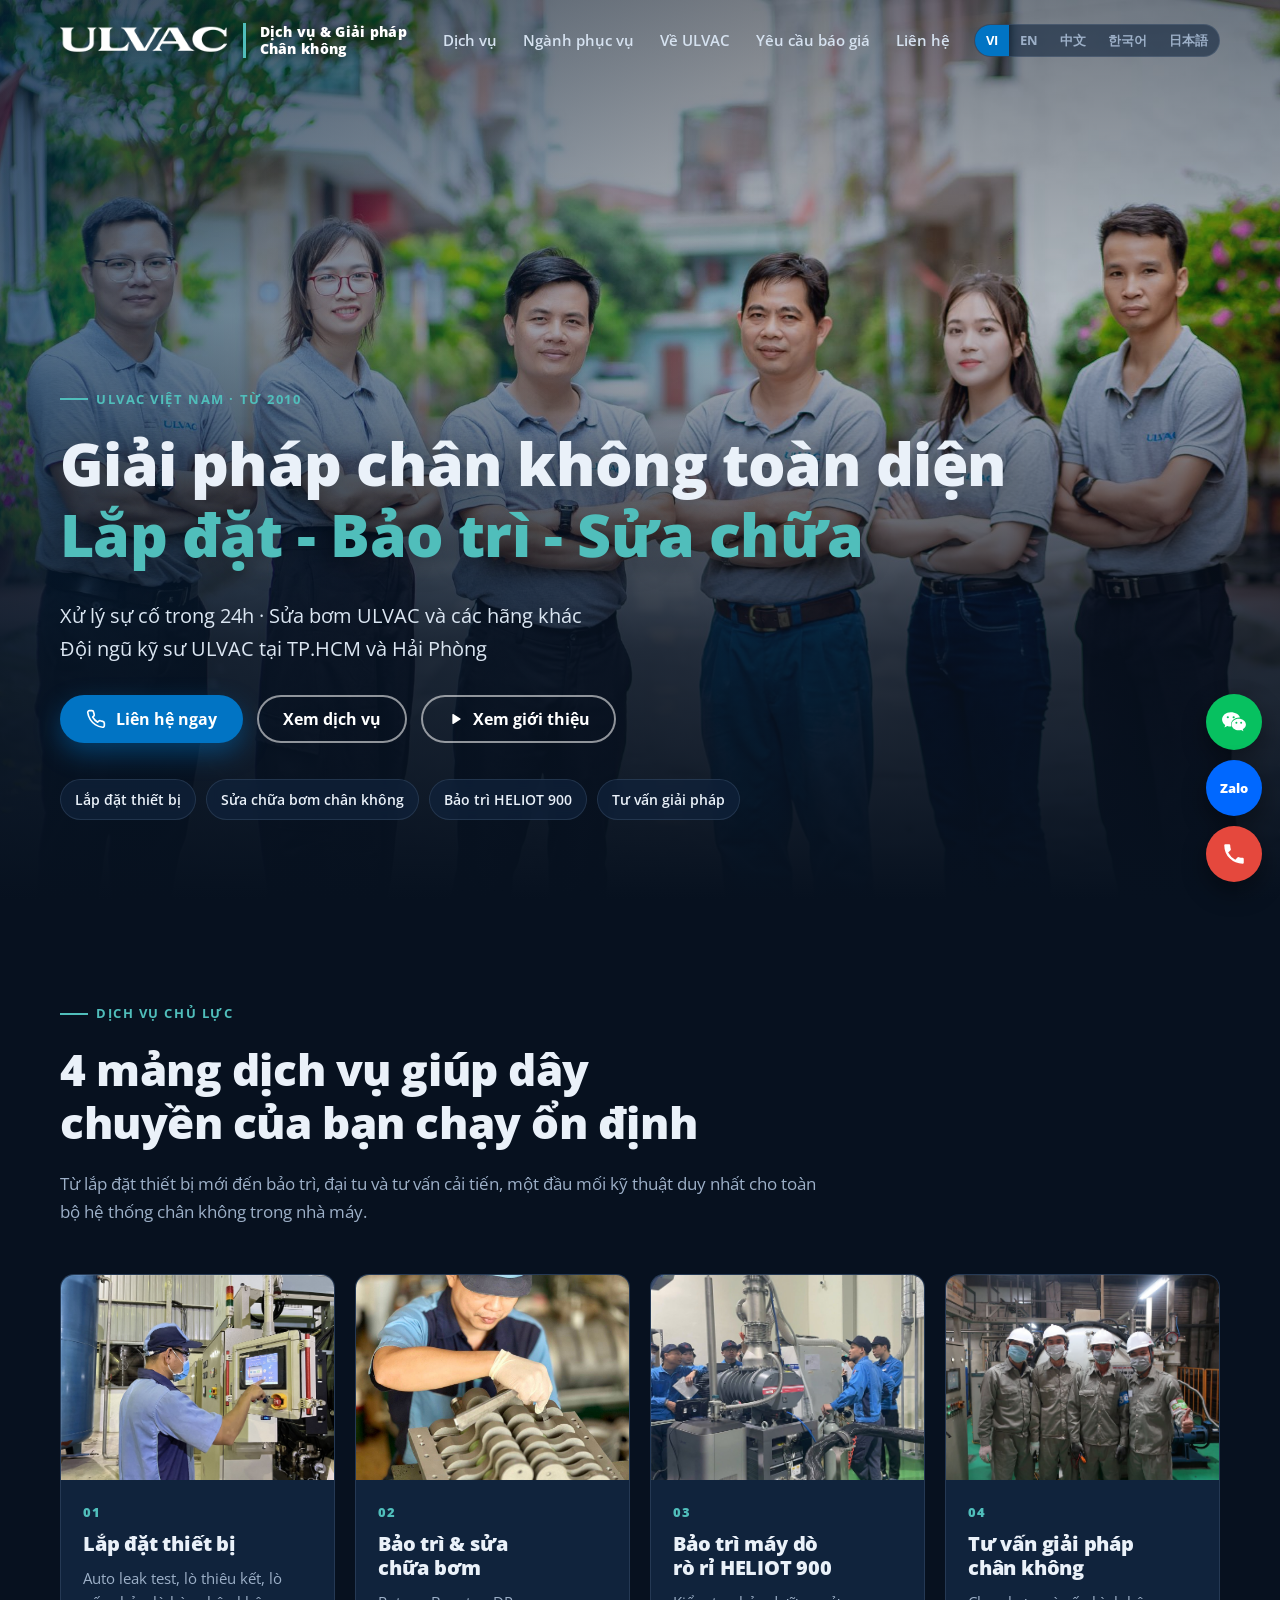
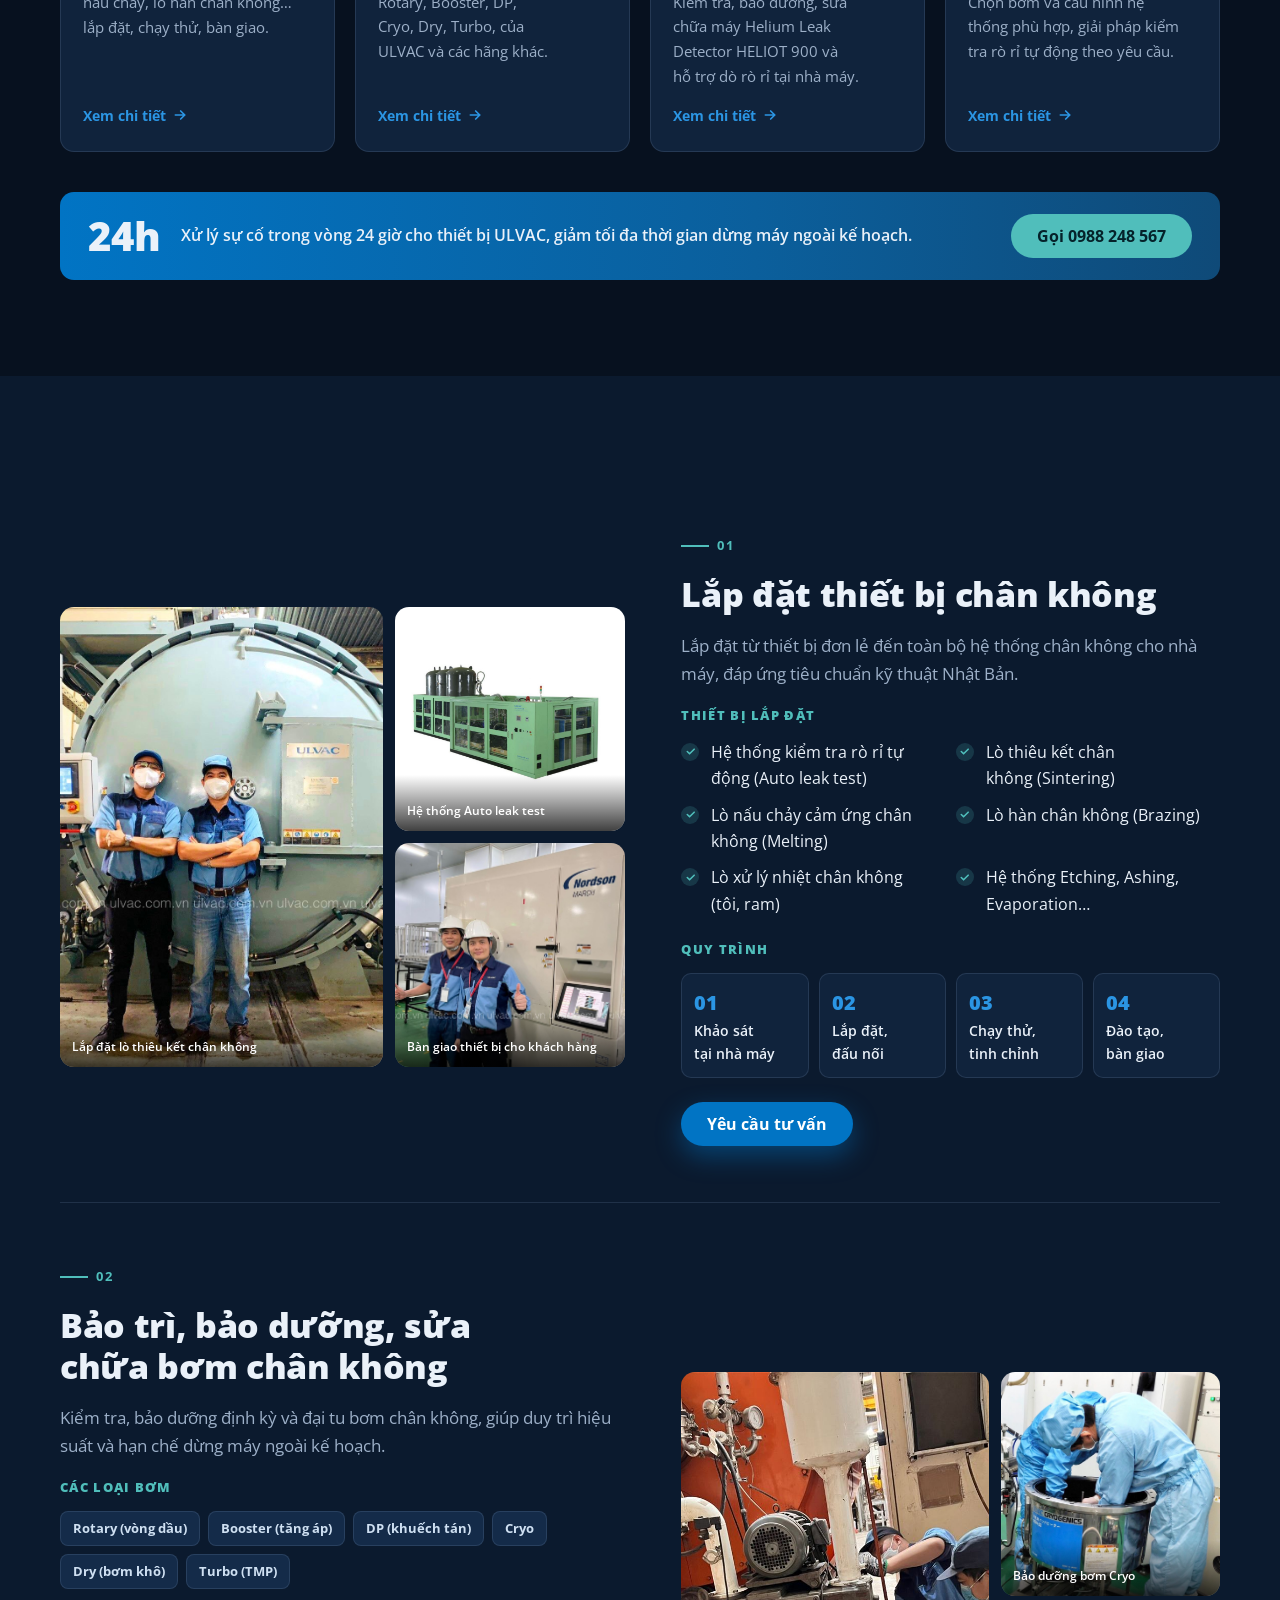
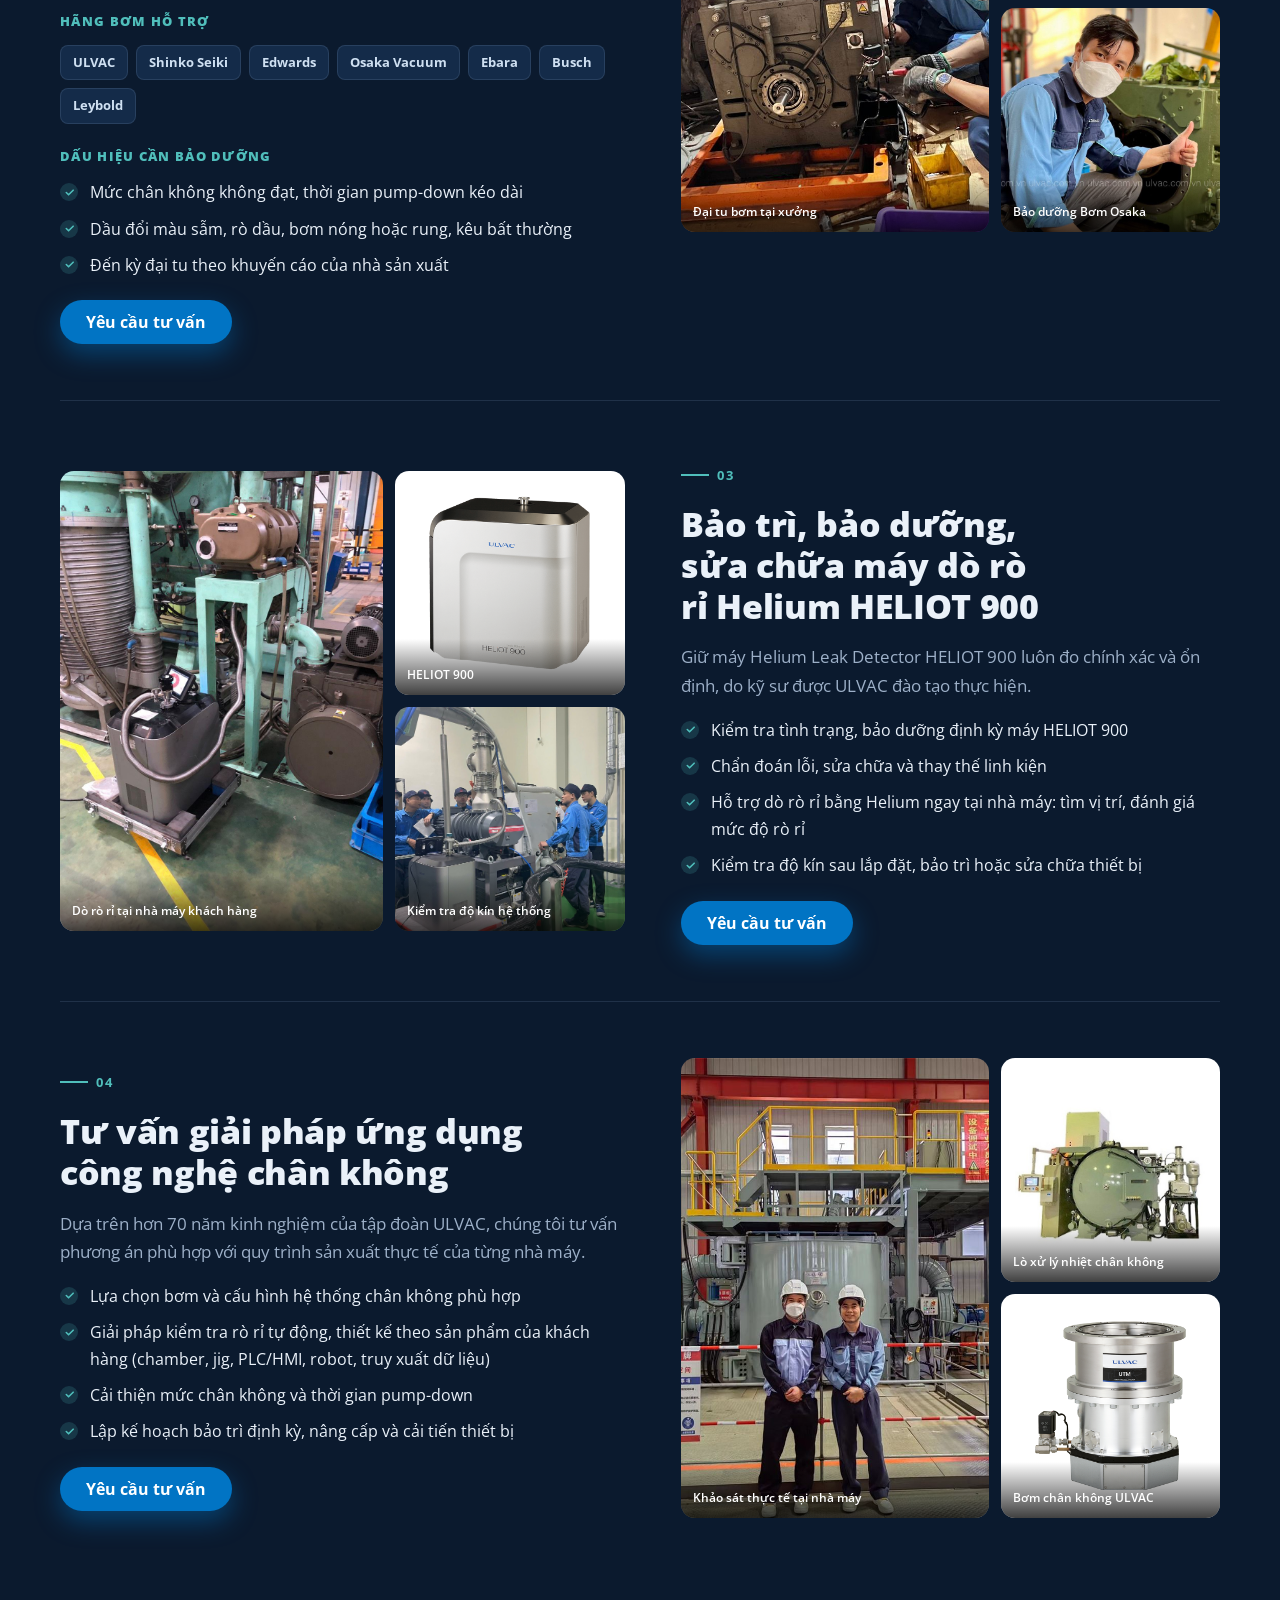
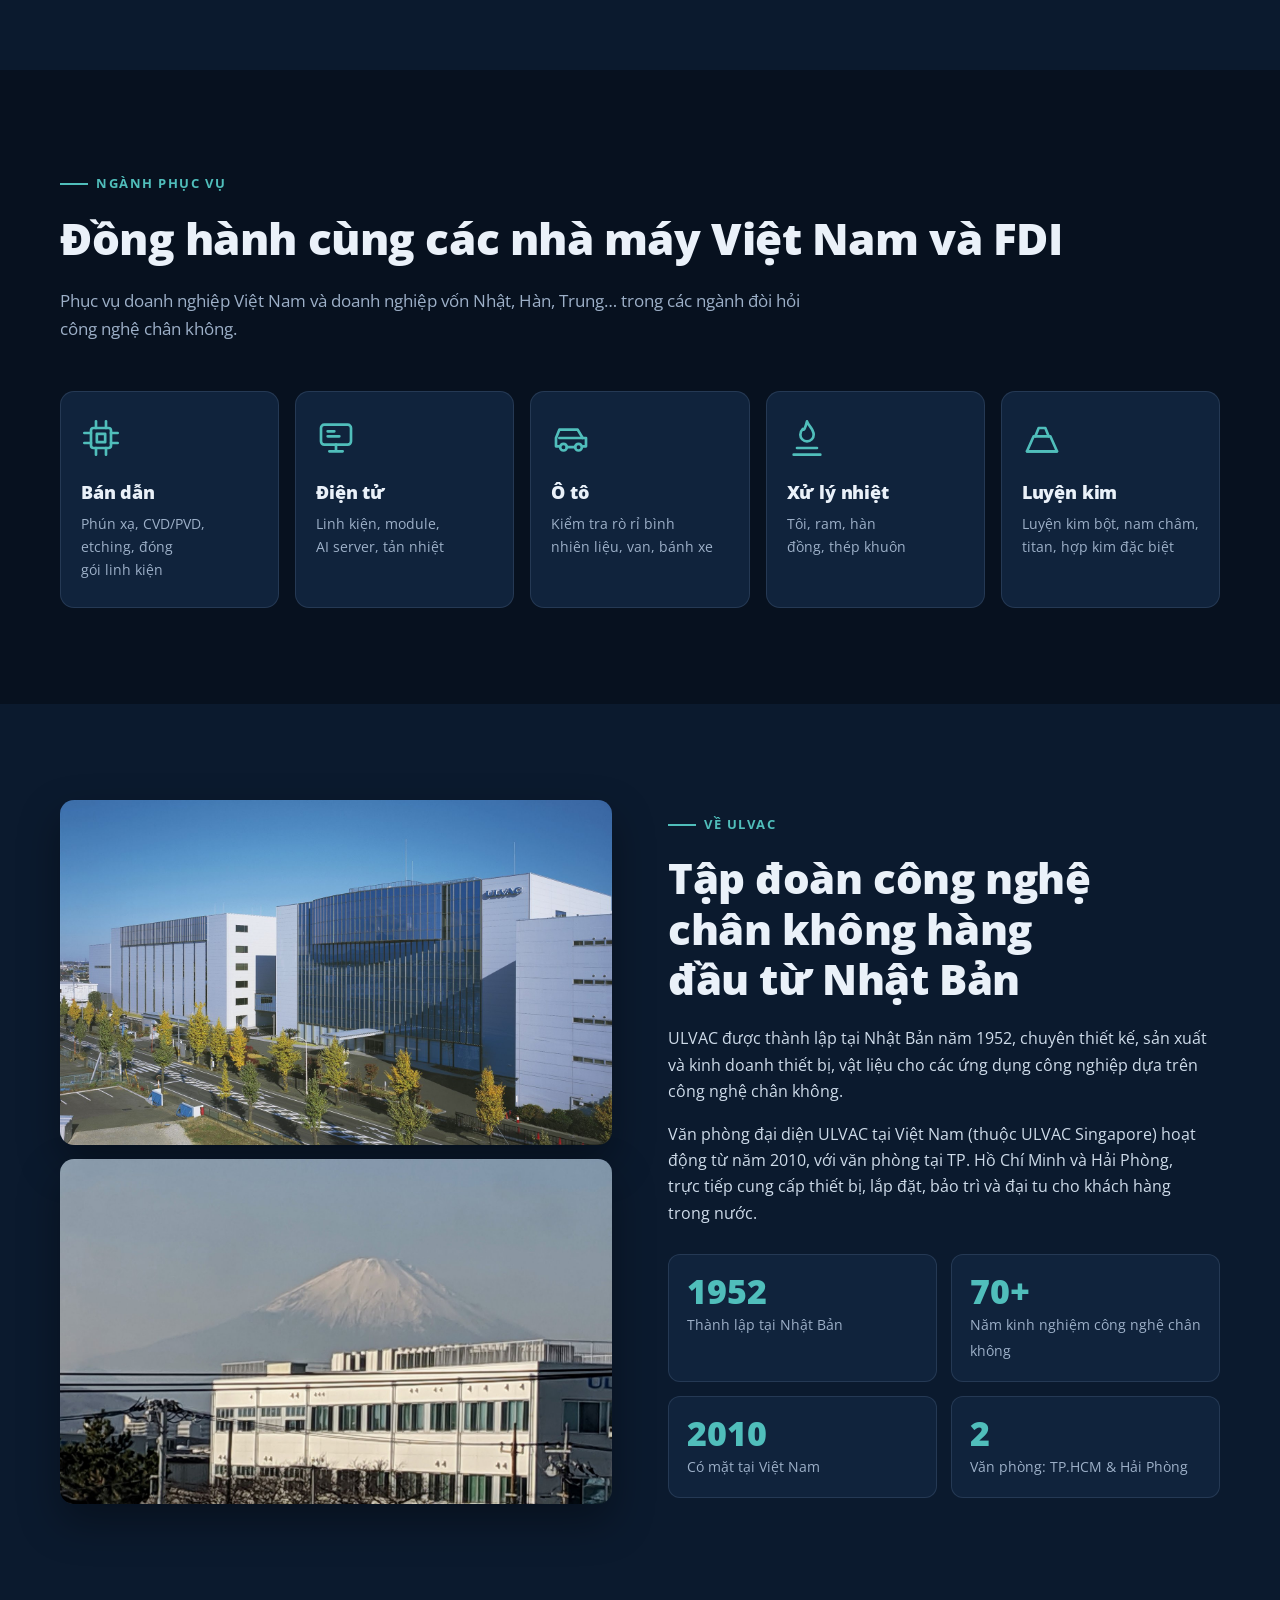
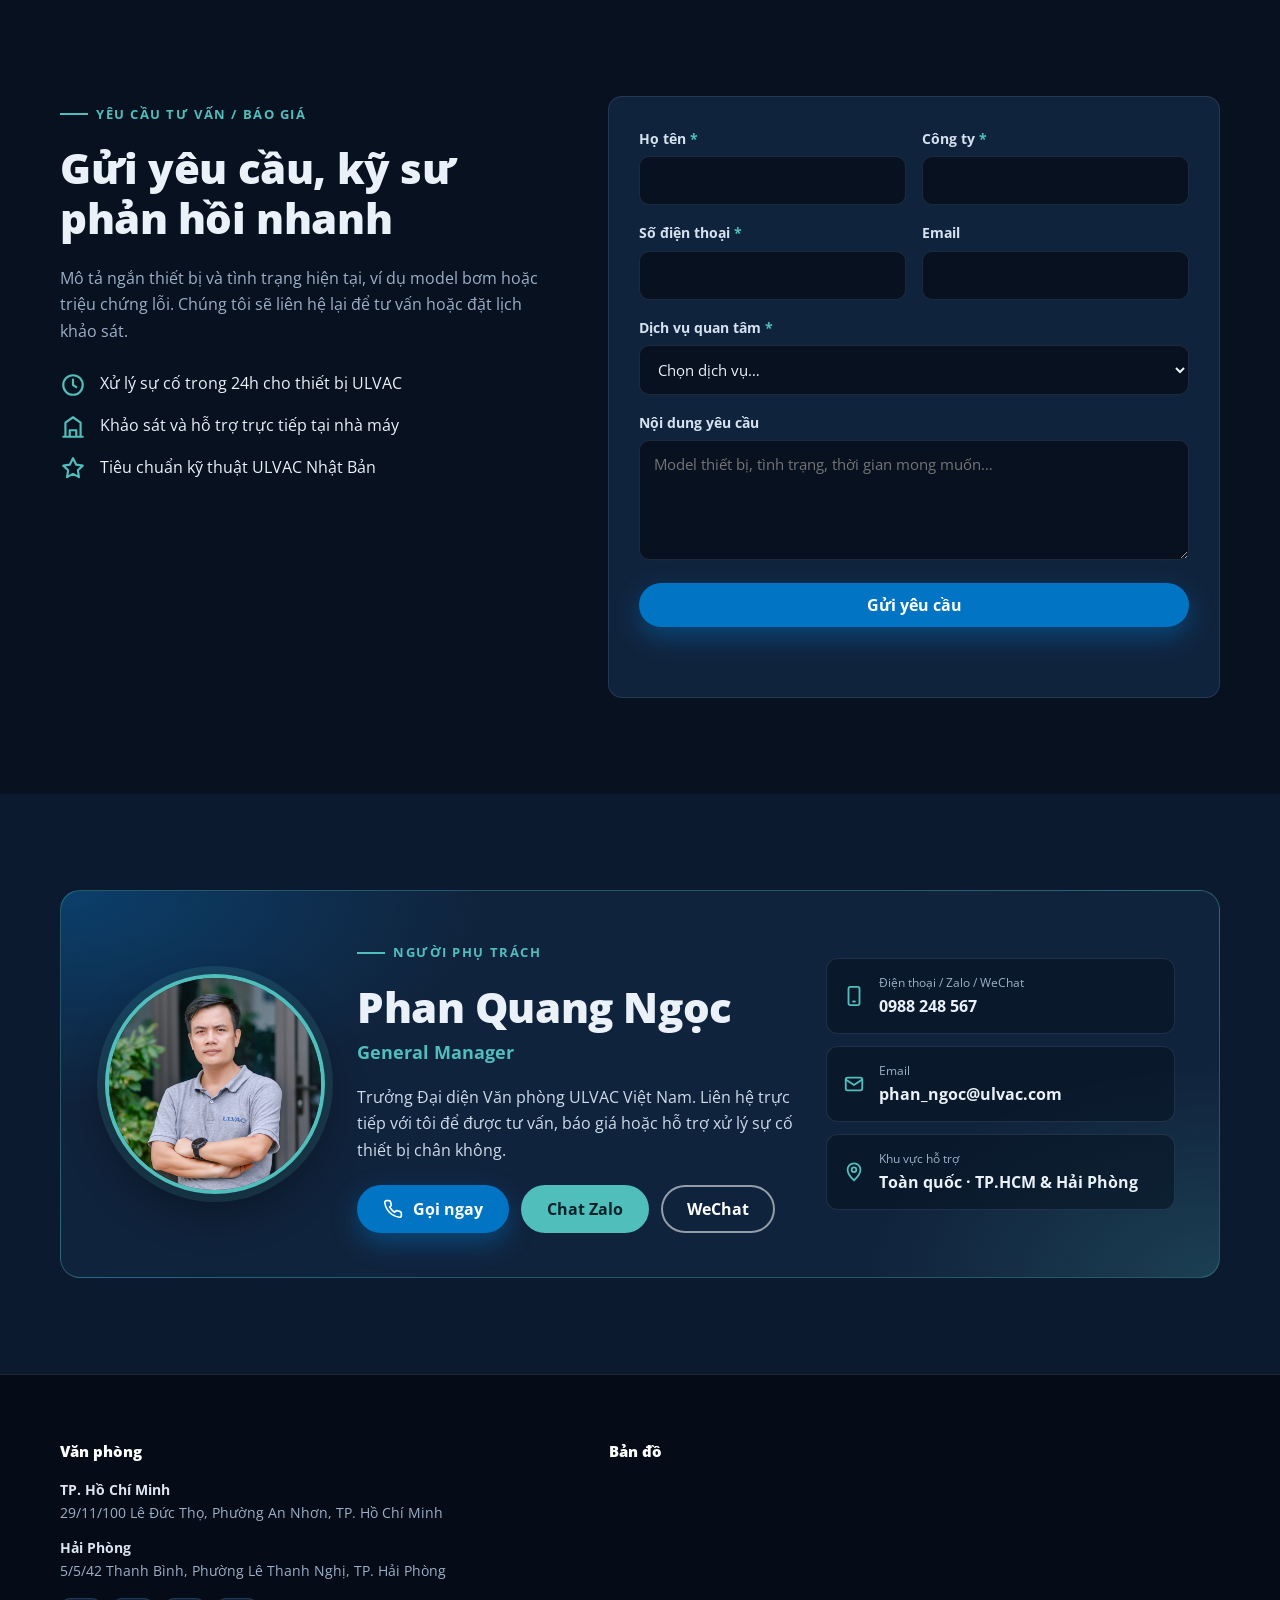
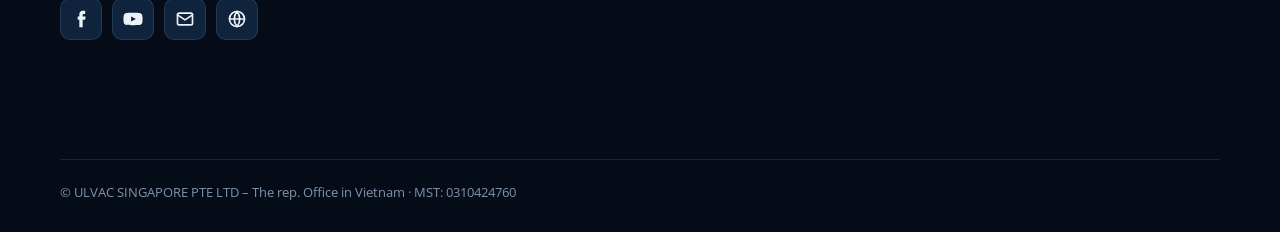
<file: index.html>
<!doctype html>
<html lang="vi">
<head>
  <meta charset="utf-8">
  <meta name="viewport" content="width=device-width, initial-scale=1">
  <title data-i18n="meta.title">Dịch vụ chân không ULVAC – Phan Quang Ngọc</title>
  <meta name="description" data-i18n-content="meta.desc" content="Lắp đặt thiết bị, bảo trì sửa chữa bơm chân không, máy dò rò rỉ Helium HELIOT 900 và tư vấn giải pháp chân không cho nhà máy tại Việt Nam. Liên hệ 0988 248 567.">
  <meta name="theme-color" content="#07111f">
  <meta property="og:title" content="Dịch vụ chân không ULVAC – Phan Quang Ngọc">
  <meta property="og:description" content="Lắp đặt, bảo trì, sửa chữa bơm chân không và máy dò rò rỉ Helium. Xử lý sự cố trong 24h.">
  <meta property="og:image" content="assets/hero-team.jpg">
  <link rel="icon" href="assets/favicon.svg" type="image/svg+xml">
  <link rel="preconnect" href="https://fonts.googleapis.com">
  <link rel="preconnect" href="https://fonts.gstatic.com" crossorigin>
  <link href="https://fonts.googleapis.com/css2?family=Open+Sans:wght@400;600;700;800&display=swap" rel="stylesheet">
  <link rel="stylesheet" href="styles.css?v=20261117a">
</head>
<body>

<!-- ============ HEADER ============ -->
<header class="site-header" id="top">
  <div class="container header-inner">
    <a class="logo" href="#top" aria-label="ULVAC">
      <img src="assets/logo-ulvac.png" alt="ULVAC" width="200" height="22">
      <span data-i18n="brand.sub">Dịch vụ &amp; Giải pháp<br>Chân không</span>
    </a>
    <nav class="nav" id="nav">
      <a href="#dich-vu" data-i18n="nav.services">Dịch vụ</a>
      <a href="#nganh" data-i18n="nav.industries">Ngành phục vụ</a>
      <a href="#ve-ulvac" data-i18n="nav.about">Về ULVAC</a>
      <a href="#bao-gia" data-i18n="nav.quote">Yêu cầu báo giá</a>
      <a href="#lien-he" data-i18n="nav.contact">Liên hệ</a>
    </nav>
    <div class="lang" role="group" aria-label="Ngôn ngữ / Language">
      <button type="button" data-lang="vi" class="active" title="Tiếng Việt">VI</button>
      <button type="button" data-lang="en" title="English">EN</button>
      <button type="button" data-lang="zh" title="中文"><span class="full">中文</span><span class="short">中</span></button>
      <button type="button" data-lang="ko" title="한국어"><span class="full">한국어</span><span class="short">한</span></button>
      <button type="button" data-lang="ja" title="日本語"><span class="full">日本語</span><span class="short">日</span></button>
    </div>
    <button class="menu-toggle" id="menuToggle" aria-label="Menu" aria-expanded="false">
      <svg viewBox="0 0 24 24" fill="none" stroke="currentColor" stroke-width="2" stroke-linecap="round"><path d="M4 7h16M4 12h16M4 17h16"/></svg>
    </button>
  </div>
</header>

<main>
<!-- ============ HERO ============ -->
<section class="hero" aria-label="Giới thiệu">
  <div class="container">
    <div class="eyebrow" data-i18n="hero.eyebrow">ULVAC Việt Nam · Từ 2010</div>
    <h1 data-i18n="hero.title"><span>Giải pháp chân không toàn diện</span><em>Lắp đặt - Bảo trì - Sửa chữa</em></h1>
    <p class="hero-sub" data-i18n="hero.sub"><span class="nw">Xử lý sự cố trong 24h</span> · <span class="nw">Sửa bơm ULVAC và các hãng khác</span><br>Đội ngũ kỹ sư ULVAC tại TP.HCM và Hải Phòng</p>
    <div class="hero-actions">
      <a class="btn btn-primary" href="#lien-he">
        <svg viewBox="0 0 24 24" fill="none" stroke="currentColor" stroke-width="2" stroke-linecap="round" stroke-linejoin="round"><path d="M22 16.9v3a2 2 0 0 1-2.2 2 19.8 19.8 0 0 1-8.6-3.1 19.5 19.5 0 0 1-6-6A19.8 19.8 0 0 1 2.1 4.2 2 2 0 0 1 4.1 2h3a2 2 0 0 1 2 1.7c.1.9.4 1.8.7 2.7a2 2 0 0 1-.5 2.1L8 9.8a16 16 0 0 0 6 6l1.3-1.3a2 2 0 0 1 2.1-.4c.9.3 1.8.6 2.7.7a2 2 0 0 1 1.7 2z"/></svg>
        <span data-i18n="hero.cta">Liên hệ ngay</span>
      </a>
      <a class="btn btn-ghost" href="#dich-vu" data-i18n="hero.cta2">Xem dịch vụ</a>
      <a class="btn btn-ghost btn-play" id="introLink" href="intro.html">
        <svg viewBox="0 0 24 24" fill="currentColor" aria-hidden="true"><path d="M8 5.5v13a1 1 0 0 0 1.5.86l10.5-6.5a1 1 0 0 0 0-1.72L9.5 4.64A1 1 0 0 0 8 5.5z"/></svg>
        <span data-i18n="hero.cta3">Xem giới thiệu</span>
      </a>
    </div>
    <div class="hero-badges">
      <span data-i18n="hero.b1">Lắp đặt thiết bị</span>
      <span data-i18n="hero.b2">Sửa chữa bơm chân không</span>
      <span data-i18n="hero.b3">Bảo trì HELIOT 900</span>
      <span data-i18n="hero.b4">Tư vấn giải pháp</span>
    </div>
  </div>
</section>

<!-- ============ 4 SERVICE CARDS ============ -->
<section id="dich-vu">
  <div class="container">
    <div class="section-head reveal">
      <div class="eyebrow" data-i18n="svc.eyebrow">Dịch vụ chủ lực</div>
      <h2 data-i18n="svc.title">4 mảng dịch vụ giúp dây chuyền của bạn chạy ổn định</h2>
      <p data-i18n="svc.lead">Từ lắp đặt thiết bị mới đến bảo trì, đại tu và tư vấn cải tiến, một đầu mối kỹ thuật duy nhất cho toàn bộ hệ thống chân không trong nhà máy.</p>
    </div>
    <div class="cards">
      <a class="card reveal" href="#lap-dat">
        <div class="card-img"><img src="assets/lapdat-lo.jpg" alt="Lắp đặt lò chân không" loading="lazy"></div>
        <div class="card-body">
          <div class="card-num">01</div>
          <h3 data-i18n="c1.title">Lắp đặt thiết bị</h3>
          <p data-i18n="c1.text">Auto leak test, lò thiêu kết, lò nấu chảy, lò hàn chân không… lắp đặt, chạy thử, bàn giao.</p>
          <span class="card-link"><span data-i18n="more">Xem chi tiết</span><svg viewBox="0 0 24 24" fill="none" stroke="currentColor" stroke-width="2.5" stroke-linecap="round"><path d="M5 12h14M13 6l6 6-6 6"/></svg></span>
        </div>
      </a>
      <a class="card reveal" href="#sua-bom">
        <div class="card-img"><img src="assets/bom-rotor.jpg" alt="Đại tu bơm chân không" loading="lazy"></div>
        <div class="card-body">
          <div class="card-num">02</div>
          <h3 data-i18n="c2.title">Bảo trì &amp; sửa chữa bơm</h3>
          <p data-i18n="c2.text">Rotary, Booster, DP, Cryo, Dry, Turbo, của ULVAC và các hãng khác.</p>
          <span class="card-link"><span data-i18n="more">Xem chi tiết</span><svg viewBox="0 0 24 24" fill="none" stroke="currentColor" stroke-width="2.5" stroke-linecap="round"><path d="M5 12h14M13 6l6 6-6 6"/></svg></span>
        </div>
      </a>
      <a class="card reveal" href="#heliot">
        <div class="card-img"><img src="assets/heliot-onsite.jpg" alt="Máy dò rò rỉ Helium HELIOT" loading="lazy"></div>
        <div class="card-body">
          <div class="card-num">03</div>
          <h3 data-i18n="c3.title">Bảo trì máy dò rò rỉ HELIOT 900</h3>
          <p data-i18n="c3.text">Kiểm tra, bảo dưỡng, sửa chữa máy Helium Leak Detector HELIOT 900 và hỗ trợ dò rò rỉ tại nhà máy.</p>
          <span class="card-link"><span data-i18n="more">Xem chi tiết</span><svg viewBox="0 0 24 24" fill="none" stroke="currentColor" stroke-width="2.5" stroke-linecap="round"><path d="M5 12h14M13 6l6 6-6 6"/></svg></span>
        </div>
      </a>
      <a class="card reveal" href="#tu-van">
        <div class="card-img"><img src="assets/tuvan-team.jpg" alt="Đội ngũ kỹ sư ULVAC" loading="lazy"></div>
        <div class="card-body">
          <div class="card-num">04</div>
          <h3 data-i18n="c4.title">Tư vấn giải pháp chân không</h3>
          <p data-i18n="c4.text">Chọn bơm và cấu hình hệ thống phù hợp, giải pháp kiểm tra rò rỉ tự động theo yêu cầu.</p>
          <span class="card-link"><span data-i18n="more">Xem chi tiết</span><svg viewBox="0 0 24 24" fill="none" stroke="currentColor" stroke-width="2.5" stroke-linecap="round"><path d="M5 12h14M13 6l6 6-6 6"/></svg></span>
        </div>
      </a>
    </div>
    <div class="strip reveal">
      <strong>24h</strong>
      <p data-i18n="strip.text">Xử lý sự cố trong vòng 24 giờ cho thiết bị ULVAC, giảm tối đa thời gian dừng máy ngoài kế hoạch.</p>
      <a class="btn btn-teal" href="tel:0988248567" data-i18n="strip.cta">Gọi 0988 248 567</a>
    </div>
  </div>
</section>

<!-- ============ SERVICE DETAILS ============ -->
<section class="alt" aria-label="Chi tiết dịch vụ">
  <div class="container">

    <!-- 01 Lắp đặt -->
    <article class="detail reveal" id="lap-dat">
      <div class="detail-media">
        <figure><img src="assets/lapdat-team.jpg" alt="Kỹ sư ULVAC bên lò chân không" loading="lazy"><figcaption data-i18n="d1.cap1">Lắp đặt lò thiêu kết chân không</figcaption></figure>
        <figure><img src="assets/sp-auto-leak.png" class="contain" alt="Hệ thống kiểm tra rò rỉ tự động" loading="lazy"><figcaption data-i18n="d1.cap2">Hệ thống Auto leak test</figcaption></figure>
        <figure><img src="assets/lapdat-nordson.jpg" alt="Lắp đặt máy cho khách hàng" loading="lazy"><figcaption data-i18n="d1.cap3">Bàn giao thiết bị cho khách hàng</figcaption></figure>
      </div>
      <div class="detail-text">
        <div class="eyebrow">01</div>
        <h3 data-i18n="d1.title">Lắp đặt thiết bị chân không</h3>
        <p class="lead" data-i18n="d1.lead">Lắp đặt từ thiết bị đơn lẻ đến toàn bộ hệ thống chân không cho nhà máy, đáp ứng tiêu chuẩn kỹ thuật Nhật Bản.</p>
        <div class="sub-title" data-i18n="d1.sub1">Thiết bị lắp đặt</div>
        <ul class="ticks two">
          <li data-i18n="d1.i1">Hệ thống kiểm tra rò rỉ tự động (Auto leak test)</li>
          <li data-i18n="d1.i2">Lò thiêu kết chân không (Sintering)</li>
          <li data-i18n="d1.i3">Lò nấu chảy cảm ứng chân không (Melting)</li>
          <li data-i18n="d1.i4">Lò hàn chân không (Brazing)</li>
          <li data-i18n="d1.i5">Lò xử lý nhiệt chân không (tôi, ram)</li>
          <li data-i18n="d1.i6">Hệ thống Etching, Ashing, Evaporation…</li>
        </ul>
        <div class="sub-title" data-i18n="d1.sub2">Quy trình</div>
        <div class="steps">
          <div data-i18n="d1.s1">Khảo sát tại nhà máy</div>
          <div data-i18n="d1.s2">Lắp đặt, đấu nối</div>
          <div data-i18n="d1.s3">Chạy thử, tinh chỉnh</div>
          <div data-i18n="d1.s4">Đào tạo, bàn giao</div>
        </div>
        <a class="btn btn-primary" href="#bao-gia" data-i18n="d.cta">Yêu cầu tư vấn</a>
      </div>
    </article>

    <!-- 02 Sửa bơm -->
    <article class="detail reverse reveal" id="sua-bom">
      <div class="detail-media">
        <figure><img src="assets/bom-overhaul.jpg" alt="Đại tu bơm chân không tại xưởng" loading="lazy"><figcaption data-i18n="d2.cap1">Đại tu bơm tại xưởng</figcaption></figure>
        <figure><img src="assets/bom-cryo-room.jpg" alt="Bảo dưỡng bơm Cryo trong phòng sạch" loading="lazy"><figcaption data-i18n="d2.cap2">Bảo dưỡng bơm Cryo</figcaption></figure>
        <figure><img src="assets/bom-booster.jpg" alt="Bảo dưỡng bơm Osaka" loading="lazy"><figcaption data-i18n="d2.cap3">Bảo dưỡng Bơm Osaka</figcaption></figure>
      </div>
      <div class="detail-text">
        <div class="eyebrow">02</div>
        <h3 data-i18n="d2.title">Bảo trì, bảo dưỡng, sửa chữa bơm chân không</h3>
        <p class="lead" data-i18n="d2.lead">Kiểm tra, bảo dưỡng định kỳ và đại tu bơm chân không, giúp duy trì hiệu suất và hạn chế dừng máy ngoài kế hoạch.</p>
        <div class="sub-title" data-i18n="d2.sub1">Các loại bơm</div>
        <div class="tags">
          <span data-i18n="d2.t1">Rotary (vòng dầu)</span>
          <span data-i18n="d2.t2">Booster (tăng áp)</span>
          <span data-i18n="d2.t3">DP (khuếch tán)</span>
          <span>Cryo</span>
          <span data-i18n="d2.t5">Dry (bơm khô)</span>
          <span>Turbo (TMP)</span>
        </div>
        <div class="sub-title" data-i18n="d2.sub2">Hãng bơm hỗ trợ</div>
        <div class="tags">
          <span>ULVAC</span><span>Shinko Seiki</span><span>Edwards</span><span>Osaka Vacuum</span><span>Ebara</span><span>Busch</span><span>Leybold</span>
        </div>
        <div class="sub-title" data-i18n="d2.sub3">Dấu hiệu cần bảo dưỡng</div>
        <ul class="ticks">
          <li data-i18n="d2.i1">Mức chân không không đạt, thời gian pump-down kéo dài</li>
          <li data-i18n="d2.i2">Dầu đổi màu sẫm, rò dầu, bơm nóng hoặc rung, kêu bất thường</li>
          <li data-i18n="d2.i3">Đến kỳ đại tu theo khuyến cáo của nhà sản xuất</li>
        </ul>
        <a class="btn btn-primary" href="#bao-gia" data-i18n="d.cta">Yêu cầu tư vấn</a>
      </div>
    </article>

    <!-- 03 HELIOT -->
    <article class="detail reveal" id="heliot">
      <div class="detail-media">
        <figure><img src="assets/heliot-cart.jpg" alt="Máy HELIOT kiểm tra rò rỉ tại nhà máy" loading="lazy"><figcaption data-i18n="d3.cap1">Dò rò rỉ tại nhà máy khách hàng</figcaption></figure>
        <figure><img src="assets/heliot900.png" class="contain" alt="ULVAC HELIOT 900" loading="lazy"><figcaption>HELIOT 900</figcaption></figure>
        <figure><img src="assets/heliot-onsite.jpg" alt="Kỹ sư kiểm tra rò rỉ Helium" loading="lazy"><figcaption data-i18n="d3.cap3">Kiểm tra độ kín hệ thống</figcaption></figure>
      </div>
      <div class="detail-text">
        <div class="eyebrow">03</div>
        <h3 data-i18n="d3.title">Bảo trì, bảo dưỡng, sửa chữa máy dò rò rỉ Helium HELIOT 900</h3>
        <p class="lead" data-i18n="d3.lead">Giữ máy Helium Leak Detector HELIOT 900 luôn đo chính xác và ổn định, do kỹ sư được ULVAC đào tạo thực hiện.</p>
        <ul class="ticks">
          <li data-i18n="d3.i1">Kiểm tra tình trạng, bảo dưỡng định kỳ máy HELIOT 900</li>
          <li data-i18n="d3.i2">Chẩn đoán lỗi, sửa chữa và thay thế linh kiện</li>
          <li data-i18n="d3.i3">Hỗ trợ dò rò rỉ bằng Helium ngay tại nhà máy: tìm vị trí, đánh giá mức độ rò rỉ</li>
          <li data-i18n="d3.i4">Kiểm tra độ kín sau lắp đặt, bảo trì hoặc sửa chữa thiết bị</li>
        </ul>
        <a class="btn btn-primary" href="#bao-gia" data-i18n="d.cta">Yêu cầu tư vấn</a>
      </div>
    </article>

    <!-- 04 Tư vấn -->
    <article class="detail reverse reveal" id="tu-van">
      <div class="detail-media">
        <figure><img src="assets/lapdat-site.jpg" alt="Khảo sát hệ thống tại nhà máy" loading="lazy"><figcaption data-i18n="d4.cap1">Khảo sát thực tế tại nhà máy</figcaption></figure>
        <figure><img src="assets/sp-lo-nhiet.png" class="contain" alt="Lò xử lý nhiệt chân không" loading="lazy"><figcaption data-i18n="d4.cap2">Lò xử lý nhiệt chân không</figcaption></figure>
        <figure><img src="assets/sp-bom-turbo.png" class="contain" alt="Bơm Turbo ULVAC" loading="lazy"><figcaption data-i18n="d4.cap3">Bơm chân không ULVAC</figcaption></figure>
      </div>
      <div class="detail-text">
        <div class="eyebrow">04</div>
        <h3 data-i18n="d4.title">Tư vấn giải pháp ứng dụng công nghệ chân không</h3>
        <p class="lead" data-i18n="d4.lead">Dựa trên hơn 70 năm kinh nghiệm của tập đoàn ULVAC, chúng tôi tư vấn phương án phù hợp với quy trình sản xuất thực tế của từng nhà máy.</p>
        <ul class="ticks">
          <li data-i18n="d4.i1">Lựa chọn bơm và cấu hình hệ thống chân không phù hợp</li>
          <li data-i18n="d4.i2">Giải pháp kiểm tra rò rỉ tự động, thiết kế theo sản phẩm của khách hàng (chamber, jig, PLC/HMI, robot, truy xuất dữ liệu)</li>
          <li data-i18n="d4.i3">Cải thiện mức chân không và thời gian pump-down</li>
          <li data-i18n="d4.i4">Lập kế hoạch bảo trì định kỳ, nâng cấp và cải tiến thiết bị</li>
        </ul>
        <a class="btn btn-primary" href="#bao-gia" data-i18n="d.cta">Yêu cầu tư vấn</a>
      </div>
    </article>

  </div>
</section>

<!-- ============ INDUSTRIES ============ -->
<section id="nganh">
  <div class="container">
    <div class="section-head wide reveal">
      <div class="eyebrow" data-i18n="ind.eyebrow">Ngành phục vụ</div>
      <h2 data-i18n="ind.title">Đồng hành cùng các nhà máy Việt Nam và FDI</h2>
      <p data-i18n="ind.lead">Phục vụ doanh nghiệp Việt Nam và doanh nghiệp vốn Nhật, Hàn, Trung… trong các ngành đòi hỏi công nghệ chân không.</p>
    </div>
    <div class="industries">
      <div class="industry reveal">
        <svg viewBox="0 0 24 24" fill="none" stroke="currentColor" stroke-width="1.6" stroke-linecap="round" stroke-linejoin="round"><rect x="6" y="6" width="12" height="12" rx="1.5"/><rect x="9.5" y="9.5" width="5" height="5"/><path d="M9 2v4M15 2v4M9 18v4M15 18v4M2 9h4M2 15h4M18 9h4M18 15h4"/></svg>
        <h3 data-i18n="ind.1">Bán dẫn</h3><p data-i18n="ind.1p">Phún xạ, CVD/PVD, etching, đóng gói linh kiện</p>
      </div>
      <div class="industry reveal">
        <svg viewBox="0 0 24 24" fill="none" stroke="currentColor" stroke-width="1.6" stroke-linecap="round" stroke-linejoin="round"><rect x="3" y="4" width="18" height="12" rx="2"/><path d="M8 20h8M12 16v4M7 8h4M7 11h7"/></svg>
        <h3 data-i18n="ind.2">Điện tử</h3><p data-i18n="ind.2p">Linh kiện, module, AI server, tản nhiệt</p>
      </div>
      <div class="industry reveal">
        <svg viewBox="0 0 24 24" fill="none" stroke="currentColor" stroke-width="1.6" stroke-linecap="round" stroke-linejoin="round"><path d="M5 17H3v-5l2-5h11l3 5h2v5h-2"/><circle cx="7.5" cy="17.5" r="2"/><circle cx="16.5" cy="17.5" r="2"/><path d="M9.5 17.5h5M5 12h14"/></svg>
        <h3 data-i18n="ind.3">Ô tô</h3><p data-i18n="ind.3p">Kiểm tra rò rỉ bình nhiên liệu, van, bánh xe</p>
      </div>
      <div class="industry reveal">
        <svg viewBox="0 0 24 24" fill="none" stroke="currentColor" stroke-width="1.6" stroke-linecap="round" stroke-linejoin="round"><path d="M12 2c1 3 4 4.5 4 8a4 4 0 0 1-8 0c0-1.5.5-2.5 1.5-3.5C10 8 11 6 12 2z"/><path d="M4 22h16M6 18h12"/></svg>
        <h3 data-i18n="ind.4">Xử lý nhiệt</h3><p data-i18n="ind.4p">Tôi, ram, hàn đồng, thép khuôn</p>
      </div>
      <div class="industry reveal">
        <svg viewBox="0 0 24 24" fill="none" stroke="currentColor" stroke-width="1.6" stroke-linecap="round" stroke-linejoin="round"><path d="M3 20l4-9h10l4 9z"/><path d="M8 11l2-5h4l2 5M3 20h18"/></svg>
        <h3 data-i18n="ind.5">Luyện kim</h3><p data-i18n="ind.5p">Luyện kim bột, nam châm, titan, hợp kim đặc biệt</p>
      </div>
    </div>
  </div>
</section>

<!-- ============ ABOUT ULVAC ============ -->
<section class="alt" id="ve-ulvac">
  <div class="container about">
    <div class="about-photos reveal">
      <figure><img src="assets/ulvac-hq.jpg" alt="Trụ sở tập đoàn ULVAC tại Nhật Bản" width="1600" height="1000" loading="lazy"></figure>
      <figure><img src="assets/ulvac-fuji.jpg" alt="ULVAC và núi Phú Sĩ" width="1600" height="1000" loading="lazy"></figure>
    </div>
    <div class="reveal">
      <div class="eyebrow" data-i18n="ab.eyebrow">Về ULVAC</div>
      <h2 data-i18n="ab.title">Tập đoàn công nghệ chân không hàng đầu từ Nhật Bản</h2>
      <p data-i18n="ab.p1">ULVAC được thành lập tại Nhật Bản năm 1952, chuyên thiết kế, sản xuất và kinh doanh thiết bị, vật liệu cho các ứng dụng công nghiệp dựa trên công nghệ chân không.</p>
      <p data-i18n="ab.p2">Văn phòng đại diện ULVAC tại Việt Nam (thuộc ULVAC Singapore) hoạt động từ năm 2010, với văn phòng tại TP. Hồ Chí Minh và Hải Phòng, trực tiếp cung cấp thiết bị, lắp đặt, bảo trì và đại tu cho khách hàng trong nước.</p>
      <div class="stats">
        <div class="stat"><b>1952</b><span data-i18n="ab.s1">Thành lập tại Nhật Bản</span></div>
        <div class="stat"><b>70+</b><span data-i18n="ab.s2">Năm kinh nghiệm công nghệ chân không</span></div>
        <div class="stat"><b>2010</b><span data-i18n="ab.s3">Có mặt tại Việt Nam</span></div>
        <div class="stat"><b>2</b><span data-i18n="ab.s4">Văn phòng: TP.HCM &amp; Hải Phòng</span></div>
      </div>
    </div>
  </div>
</section>

<!-- ============ QUOTE FORM ============ -->
<section id="bao-gia">
  <div class="container quote">
    <div class="reveal">
      <div class="eyebrow" data-i18n="q.eyebrow">Yêu cầu tư vấn / báo giá</div>
      <h2 class="section-title" data-i18n="q.title">Gửi yêu cầu, kỹ sư phản hồi nhanh</h2>
      <p data-i18n="q.lead" style="color:var(--muted)">Mô tả ngắn thiết bị và tình trạng hiện tại, ví dụ model bơm hoặc triệu chứng lỗi. Chúng tôi sẽ liên hệ lại để tư vấn hoặc đặt lịch khảo sát.</p>
      <div class="quote-points">
        <div><svg viewBox="0 0 24 24" fill="none" stroke="currentColor" stroke-width="2" stroke-linecap="round" stroke-linejoin="round"><circle cx="12" cy="12" r="9"/><path d="M12 7v5l3 2"/></svg><span data-i18n="q.p1">Xử lý sự cố trong 24h cho thiết bị ULVAC</span></div>
        <div><svg viewBox="0 0 24 24" fill="none" stroke="currentColor" stroke-width="2" stroke-linecap="round" stroke-linejoin="round"><path d="M3 21h18M5 21V8l7-5 7 5v13M9 21v-6h6v6"/></svg><span data-i18n="q.p2">Khảo sát và hỗ trợ trực tiếp tại nhà máy</span></div>
        <div><svg viewBox="0 0 24 24" fill="none" stroke="currentColor" stroke-width="2" stroke-linecap="round" stroke-linejoin="round"><path d="M12 2l3 6 6 .9-4.5 4.3 1 6.3L12 16.5 6.5 19.5l1-6.3L3 8.9 9 8z"/></svg><span data-i18n="q.p3">Tiêu chuẩn kỹ thuật ULVAC Nhật Bản</span></div>
      </div>
    </div>
    <form class="form reveal" id="quoteForm" novalidate>
      <div class="field"><label for="f-name"><span data-i18n="f.name">Họ tên</span> <i>*</i></label><input id="f-name" name="name" required autocomplete="name"></div>
      <div class="field"><label for="f-company"><span data-i18n="f.company">Công ty</span> <i>*</i></label><input id="f-company" name="company" required autocomplete="organization"></div>
      <div class="field"><label for="f-phone"><span data-i18n="f.phone">Số điện thoại</span> <i>*</i></label><input id="f-phone" name="phone" type="tel" required autocomplete="tel"></div>
      <div class="field"><label for="f-email">Email</label><input id="f-email" name="email" type="email" autocomplete="email"></div>
      <div class="field full"><label for="f-service"><span data-i18n="f.service">Dịch vụ quan tâm</span> <i>*</i></label>
        <select id="f-service" name="service" required>
          <option value="" data-i18n="f.choose">Chọn dịch vụ…</option>
          <option value="Lắp đặt thiết bị" data-i18n="c1.title">Lắp đặt thiết bị</option>
          <option value="Bảo trì & sửa chữa bơm" data-i18n="c2.title">Bảo trì &amp; sửa chữa bơm</option>
          <option value="Bảo trì HELIOT 900" data-i18n="c3.title">Bảo trì máy dò rò rỉ HELIOT 900</option>
          <option value="Tư vấn giải pháp" data-i18n="c4.title">Tư vấn giải pháp chân không</option>
        </select>
      </div>
      <div class="field full"><label for="f-msg" data-i18n="f.msg">Nội dung yêu cầu</label><textarea id="f-msg" name="message" data-i18n-ph="f.msgph" placeholder="Model thiết bị, tình trạng, thời gian mong muốn…"></textarea></div>
      <div class="hp" aria-hidden="true"><label>Website<input name="website" tabindex="-1" autocomplete="off"></label></div>
      <div class="full"><button class="btn btn-primary" type="submit" style="width:100%"><span data-i18n="f.submit">Gửi yêu cầu</span></button></div>
      <p class="form-status" id="formStatus" role="status" aria-live="polite"></p>
    </form>
  </div>
</section>

<!-- ============ PERSONAL ============ -->
<section id="lien-he" class="alt">
  <div class="container">
    <div class="person reveal">
      <figure class="person-photo"><img src="assets/phan-quang-ngoc.jpg" alt="Phan Quang Ngọc – ULVAC Việt Nam" width="800" height="800" loading="lazy"></figure>
      <div>
        <div class="eyebrow" data-i18n="p.eyebrow">Người phụ trách</div>
        <h2 data-i18n="p.name">Phan Quang Ngọc</h2>
        <div class="role" data-i18n="p.role">General Manager</div>
        <p class="intro" data-i18n="p.intro">Trưởng Đại diện Văn phòng ULVAC Việt Nam. Liên hệ trực tiếp với tôi để được tư vấn, báo giá hoặc hỗ trợ xử lý sự cố thiết bị chân không.</p>
        <div class="person-actions">
          <a class="btn btn-primary" href="tel:0988248567">
            <svg viewBox="0 0 24 24" fill="none" stroke="currentColor" stroke-width="2" stroke-linecap="round" stroke-linejoin="round"><path d="M22 16.9v3a2 2 0 0 1-2.2 2 19.8 19.8 0 0 1-8.6-3.1 19.5 19.5 0 0 1-6-6A19.8 19.8 0 0 1 2.1 4.2 2 2 0 0 1 4.1 2h3a2 2 0 0 1 2 1.7c.1.9.4 1.8.7 2.7a2 2 0 0 1-.5 2.1L8 9.8a16 16 0 0 0 6 6l1.3-1.3a2 2 0 0 1 2.1-.4c.9.3 1.8.6 2.7.7a2 2 0 0 1 1.7 2z"/></svg>
            <span data-i18n="p.call">Gọi ngay</span>
          </a>
          <a class="btn btn-teal" href="https://zalo.me/0988248567" target="_blank" rel="noopener" data-i18n="p.zalo">Chat Zalo</a>
          <button class="btn btn-ghost" type="button" data-open-qr="wechat" data-i18n="p.wechat">WeChat</button>
        </div>
      </div>
      <div class="contact-list">
        <a href="tel:0988248567">
          <svg viewBox="0 0 24 24" fill="none" stroke="currentColor" stroke-width="2" stroke-linecap="round" stroke-linejoin="round"><rect x="6" y="2" width="12" height="20" rx="2"/><path d="M11 18h2"/></svg>
          <span><small data-i18n="p.l1">Điện thoại / Zalo / WeChat</small><b>0988 248 567</b></span>
        </a>
        <a href="mailto:phan_ngoc@ulvac.com">
          <svg viewBox="0 0 24 24" fill="none" stroke="currentColor" stroke-width="2" stroke-linecap="round" stroke-linejoin="round"><rect x="3" y="5" width="18" height="14" rx="2"/><path d="M3 7l9 6 9-6"/></svg>
          <span><small>Email</small><b>phan_ngoc@ulvac.com</b></span>
        </a>
        <div>
          <svg viewBox="0 0 24 24" fill="none" stroke="currentColor" stroke-width="2" stroke-linecap="round" stroke-linejoin="round"><path d="M12 21s-7-6.2-7-11.5a7 7 0 0 1 14 0C19 14.8 12 21 12 21z"/><circle cx="12" cy="9.5" r="2.5"/></svg>
          <span><small data-i18n="p.l3">Khu vực hỗ trợ</small><b data-i18n="p.l3v">Toàn quốc · TP.HCM &amp; Hải Phòng</b></span>
        </div>
      </div>
    </div>
  </div>
</section>
</main>

<!-- ============ FOOTER ============ -->
<footer class="site-footer">
  <div class="container">
    <div class="footer-grid">
      <div>
        <h4 data-i18n="ft.office">Văn phòng</h4>
        <div class="office">
          <div><b data-i18n="ft.hcm">TP. Hồ Chí Minh</b><span data-i18n="ft.hcmaddr">29/11/100 Lê Đức Thọ, Phường An Nhơn, TP. Hồ Chí Minh</span></div>
          <div><b data-i18n="ft.hp">Hải Phòng</b><span data-i18n="ft.hpaddr">5/5/42 Thanh Bình, Phường Lê Thanh Nghị, TP. Hải Phòng</span></div>
        </div>
        <div class="socials">
          <a href="https://www.facebook.com/profile.php?id=61591741280065" target="_blank" rel="noopener" aria-label="Facebook"><svg viewBox="0 0 24 24" fill="currentColor"><path d="M14 9V7c0-.9.6-1 1-1h2V2h-3c-3 0-4 2.2-4 4.2V9H8v4h2v9h4v-9h3l.5-4z"/></svg></a>
          <a href="https://www.youtube.com/@ulvacvietnam" target="_blank" rel="noopener" aria-label="YouTube"><svg viewBox="0 0 24 24" fill="currentColor"><path d="M23 7.2a3 3 0 0 0-2.1-2.1C19 4.6 12 4.6 12 4.6s-7 0-8.9.5A3 3 0 0 0 1 7.2 31 31 0 0 0 .5 12a31 31 0 0 0 .5 4.8 3 3 0 0 0 2.1 2.1c1.9.5 8.9.5 8.9.5s7 0 8.9-.5a3 3 0 0 0 2.1-2.1 31 31 0 0 0 .5-4.8 31 31 0 0 0-.5-4.8zM9.7 15V9l5.8 3z"/></svg></a>
          <a href="mailto:Infor@ulvac.com.vn" aria-label="Email"><svg viewBox="0 0 24 24" fill="none" stroke="currentColor" stroke-width="2" stroke-linecap="round" stroke-linejoin="round"><rect x="3" y="5" width="18" height="14" rx="2"/><path d="M3 7l9 6 9-6"/></svg></a>
          <a href="https://ulvac.com.vn/" target="_blank" rel="noopener" aria-label="Website ulvac.com.vn"><svg viewBox="0 0 24 24" fill="none" stroke="currentColor" stroke-width="2" stroke-linecap="round" stroke-linejoin="round"><circle cx="12" cy="12" r="9"/><path d="M3 12h18M12 3a14 14 0 0 1 0 18M12 3a14 14 0 0 0 0 18"/></svg></a>
        </div>
      </div>
      <div>
        <h4 data-i18n="ft.map">Bản đồ</h4>
        <iframe class="map" title="Bản đồ văn phòng ULVAC TP.HCM" loading="lazy" referrerpolicy="no-referrer-when-downgrade"
          src="https://www.google.com/maps?q=29%2F11%2F100%20L%C3%AA%20%C4%90%E1%BB%A9c%20Th%E1%BB%8D%2C%20G%C3%B2%20V%E1%BA%A5p%2C%20H%E1%BB%93%20Ch%C3%AD%20Minh&output=embed"></iframe>
      </div>
    </div>
    <div class="print-qr" aria-hidden="true">
      <figure><img src="assets/qr-zalo.png" alt="QR Zalo"><figcaption>Zalo<small>0988 248 567</small></figcaption></figure>
      <figure><img src="assets/qr-wechat.png" alt="QR WeChat"><figcaption>WeChat / 微信<small>0988 248 567</small></figcaption></figure>
    </div>
    <div class="legal">
      <span>© ULVAC SINGAPORE PTE LTD – The rep. Office in Vietnam · <span data-i18n="ft.tax">MST</span>: 0310424760</span>
    </div>
  </div>
</footer>

<!-- Floating contact -->
<div class="fab" aria-label="Liên hệ nhanh">
  <button class="f-wechat" type="button" data-open-qr="wechat" aria-label="WeChat">
    <svg viewBox="0 0 24 24" fill="currentColor"><path d="M9 3C4.6 3 1 6 1 9.6c0 2 1.1 3.9 2.9 5.1L3.2 17l2.6-1.3c1 .3 2 .5 3.2.5h.6a6 6 0 0 1-.3-1.8c0-3.6 3.4-6.5 7.6-6.5h.6C16.9 5.1 13.3 3 9 3zM6.3 8.6a1 1 0 1 1 0-2 1 1 0 0 1 0 2zm5.4 0a1 1 0 1 1 0-2 1 1 0 0 1 0 2zM23 14.3c0-3-3-5.4-6.6-5.4s-6.6 2.4-6.6 5.4 3 5.4 6.6 5.4c.8 0 1.5-.1 2.2-.3l2.1 1.1-.6-1.9c1.8-1 2.9-2.5 2.9-4.3zm-8.8-.8a.9.9 0 1 1 0-1.8.9.9 0 0 1 0 1.8zm4.4 0a.9.9 0 1 1 0-1.8.9.9 0 0 1 0 1.8z"/></svg>
  </button>
  <a class="f-zalo" href="https://zalo.me/0988248567" target="_blank" rel="noopener" aria-label="Zalo">Zalo</a>
  <a class="f-call" href="tel:0988248567" aria-label="Gọi 0988248567">
    <svg viewBox="0 0 24 24" fill="currentColor"><path d="M20 15.5c-1.2 0-2.4-.2-3.6-.6a1 1 0 0 0-1 .2l-2.2 2.2a15 15 0 0 1-6.6-6.6l2.2-2.2a1 1 0 0 0 .3-1A11 11 0 0 1 8.5 4a1 1 0 0 0-1-1H4a1 1 0 0 0-1 1 17 17 0 0 0 17 17 1 1 0 0 0 1-1v-3.5a1 1 0 0 0-1-1z"/></svg>
  </a>
</div>

<!-- WeChat QR modal -->
<div class="modal" id="qrModal" role="dialog" aria-modal="true" aria-labelledby="qrTitle">
  <div class="modal-box">
    <h3 id="qrTitle" data-i18n="m.title">Quét mã để kết bạn WeChat</h3>
    <img src="assets/qr-wechat.png" alt="QR WeChat" width="240">
    <div>WeChat / 微信 · 0988 248 567</div>
    <button class="btn btn-primary" type="button" data-close-qr data-i18n="m.close">Đóng</button>
  </div>
</div>

<script src="config.js?v=20261117a"></script>
<script src="i18n.js?v=20261117a"></script>
<script src="i18n-en.js?v=20261117a"></script>
<script src="i18n-ko.js?v=20261117a"></script>
<script src="i18n-ja.js?v=20261117a"></script>
<script src="script.js?v=20261117a"></script>
</body>
</html>
</file>
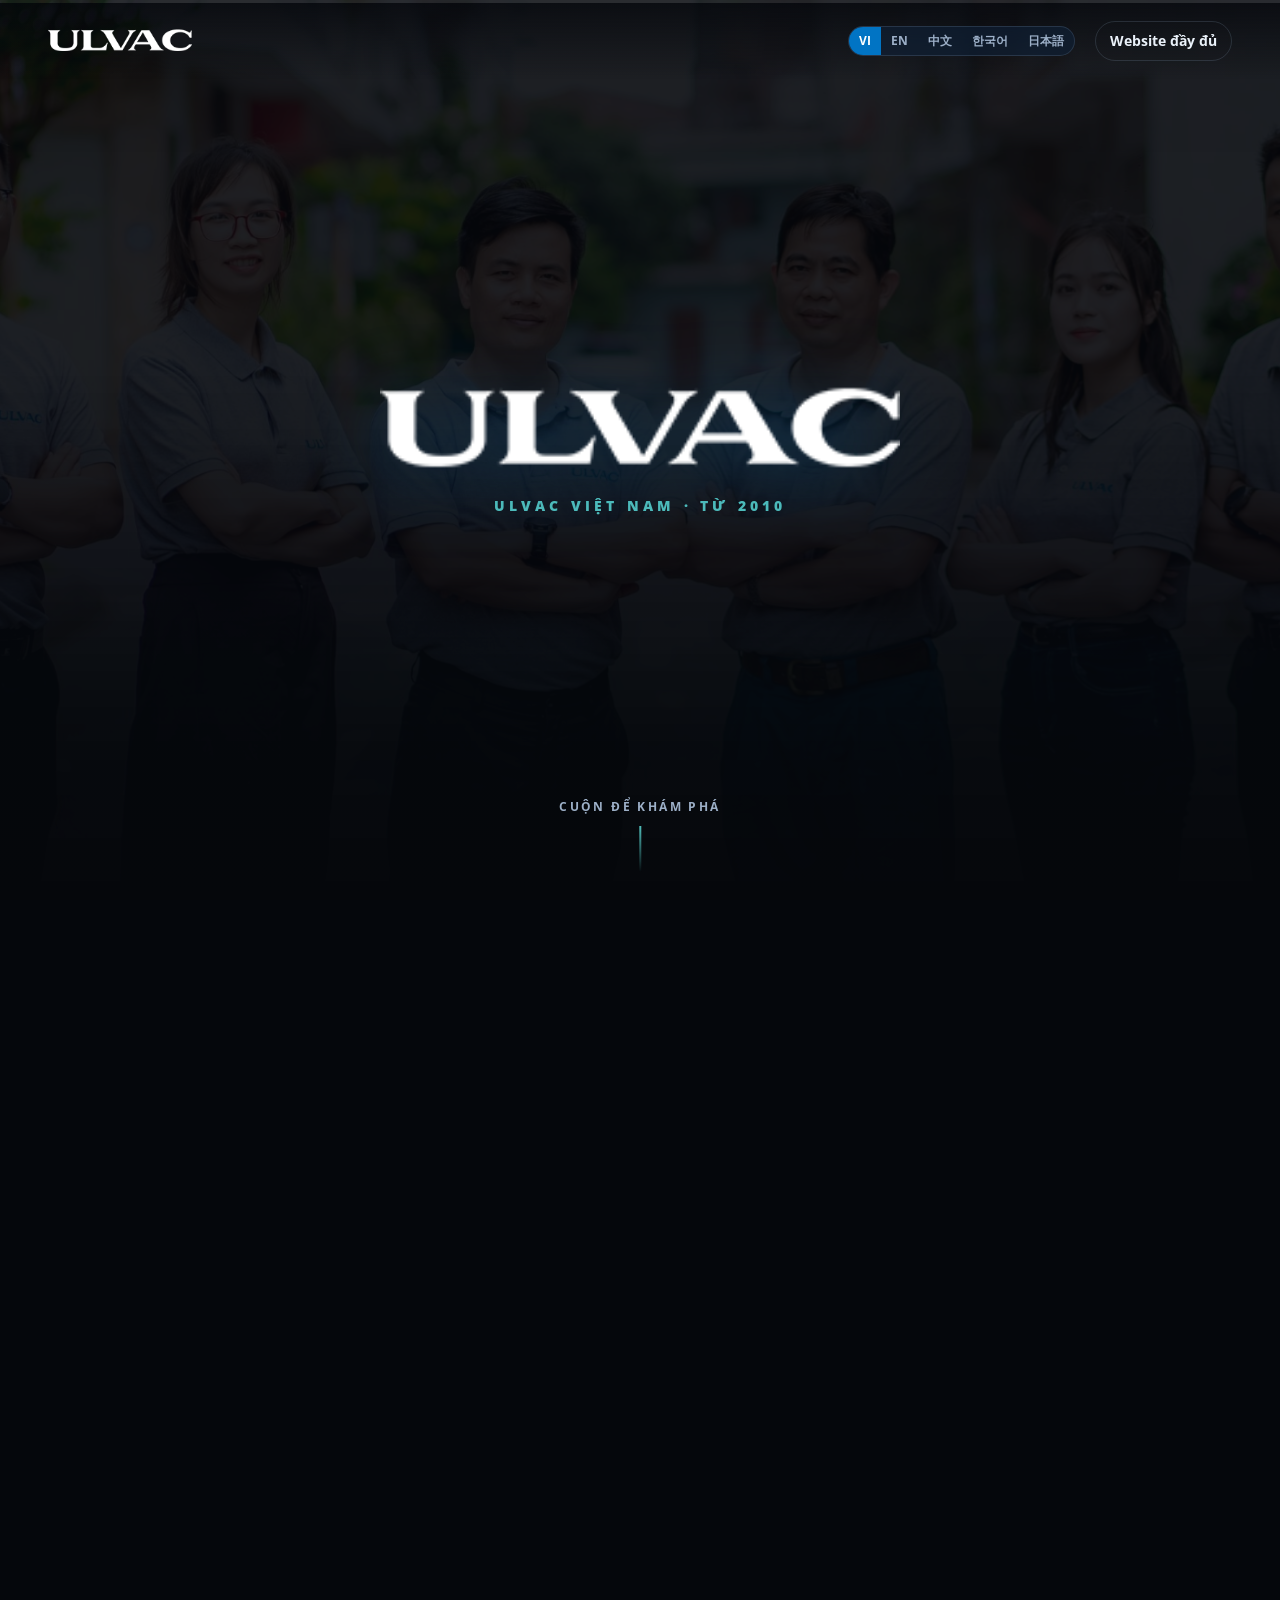
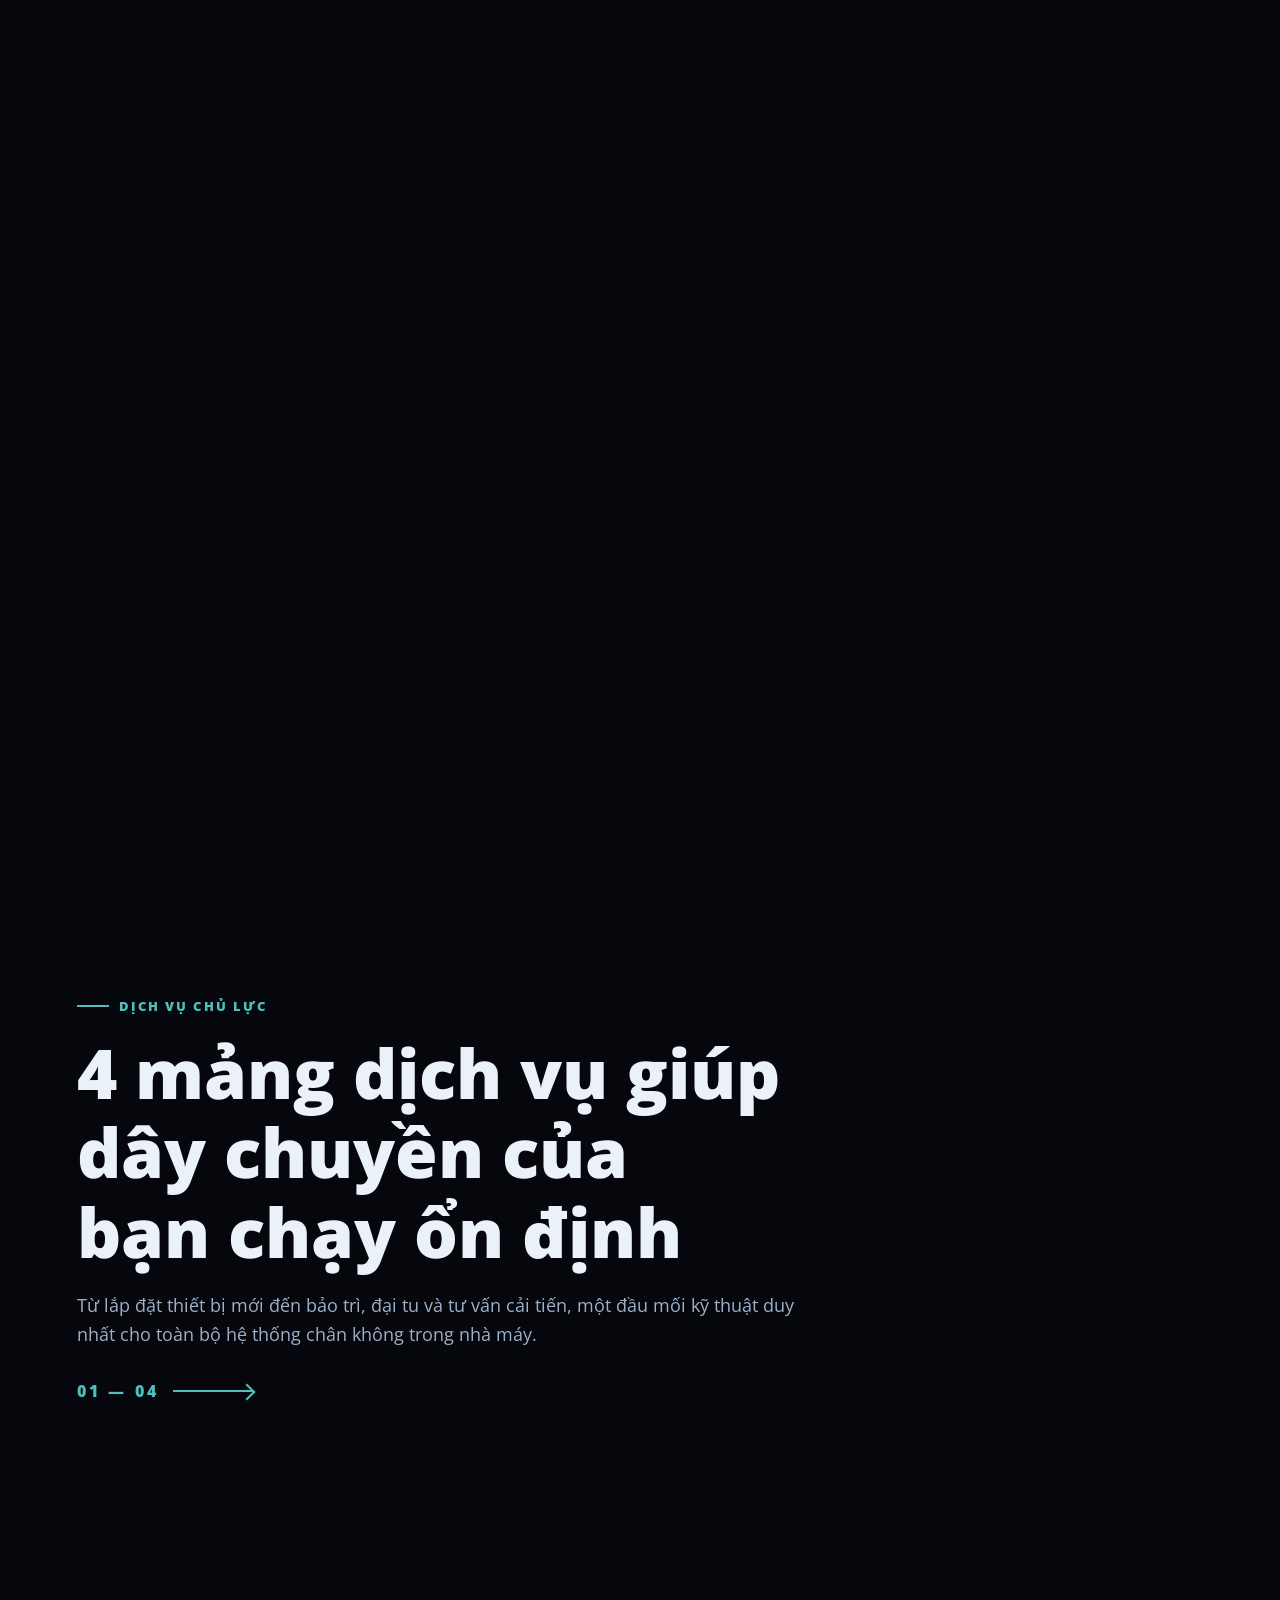
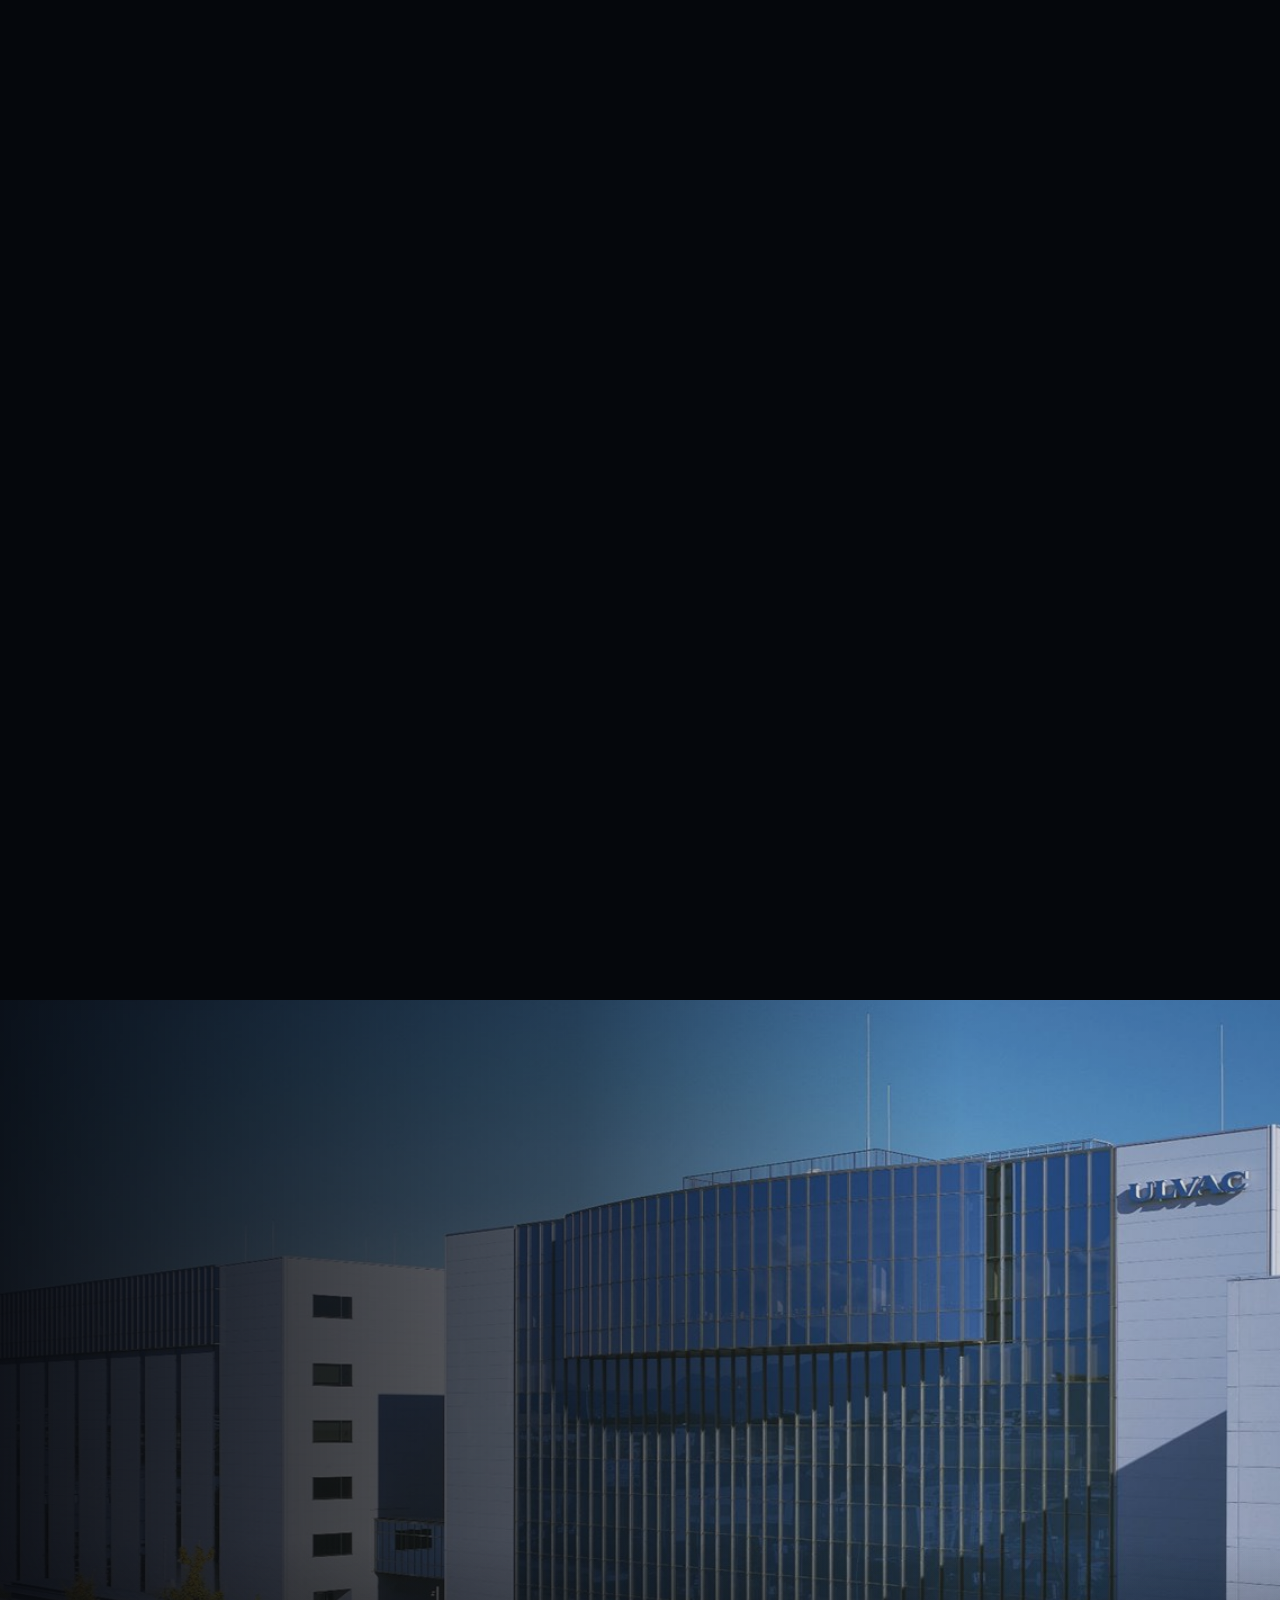
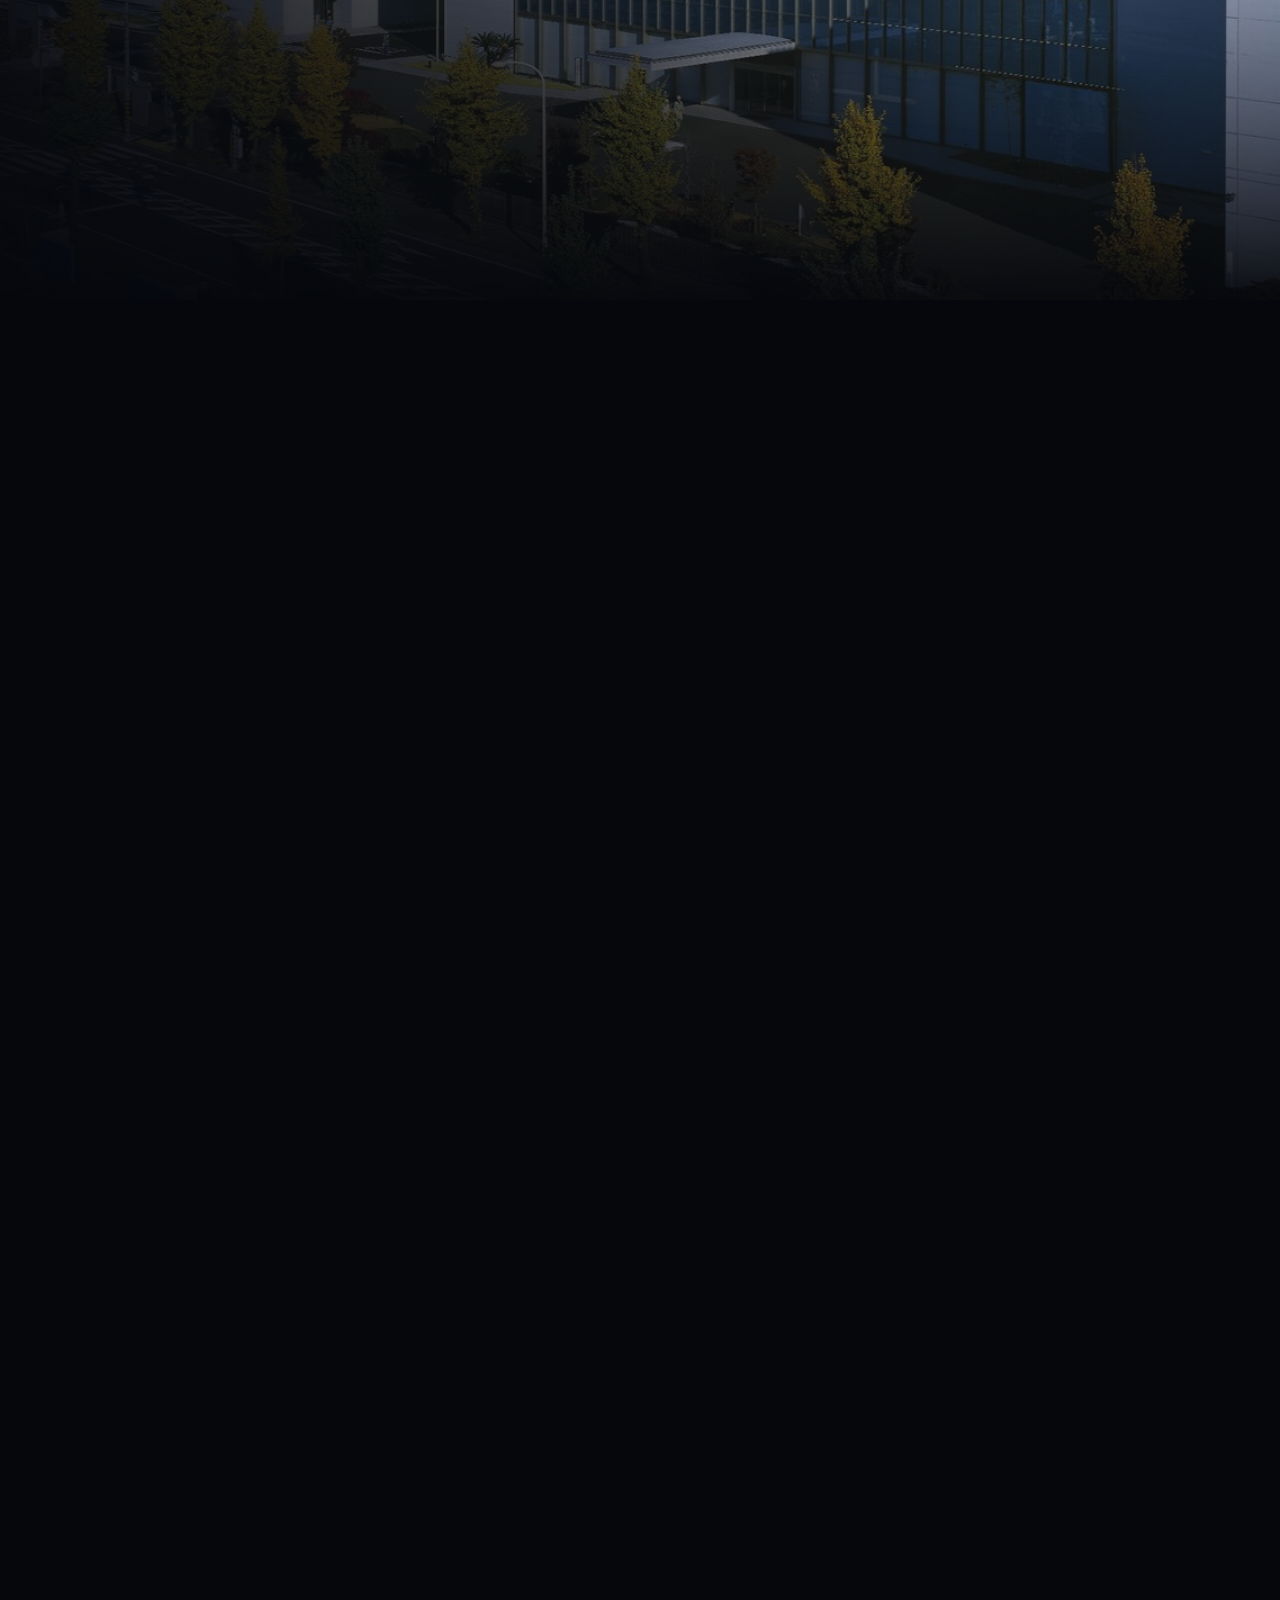
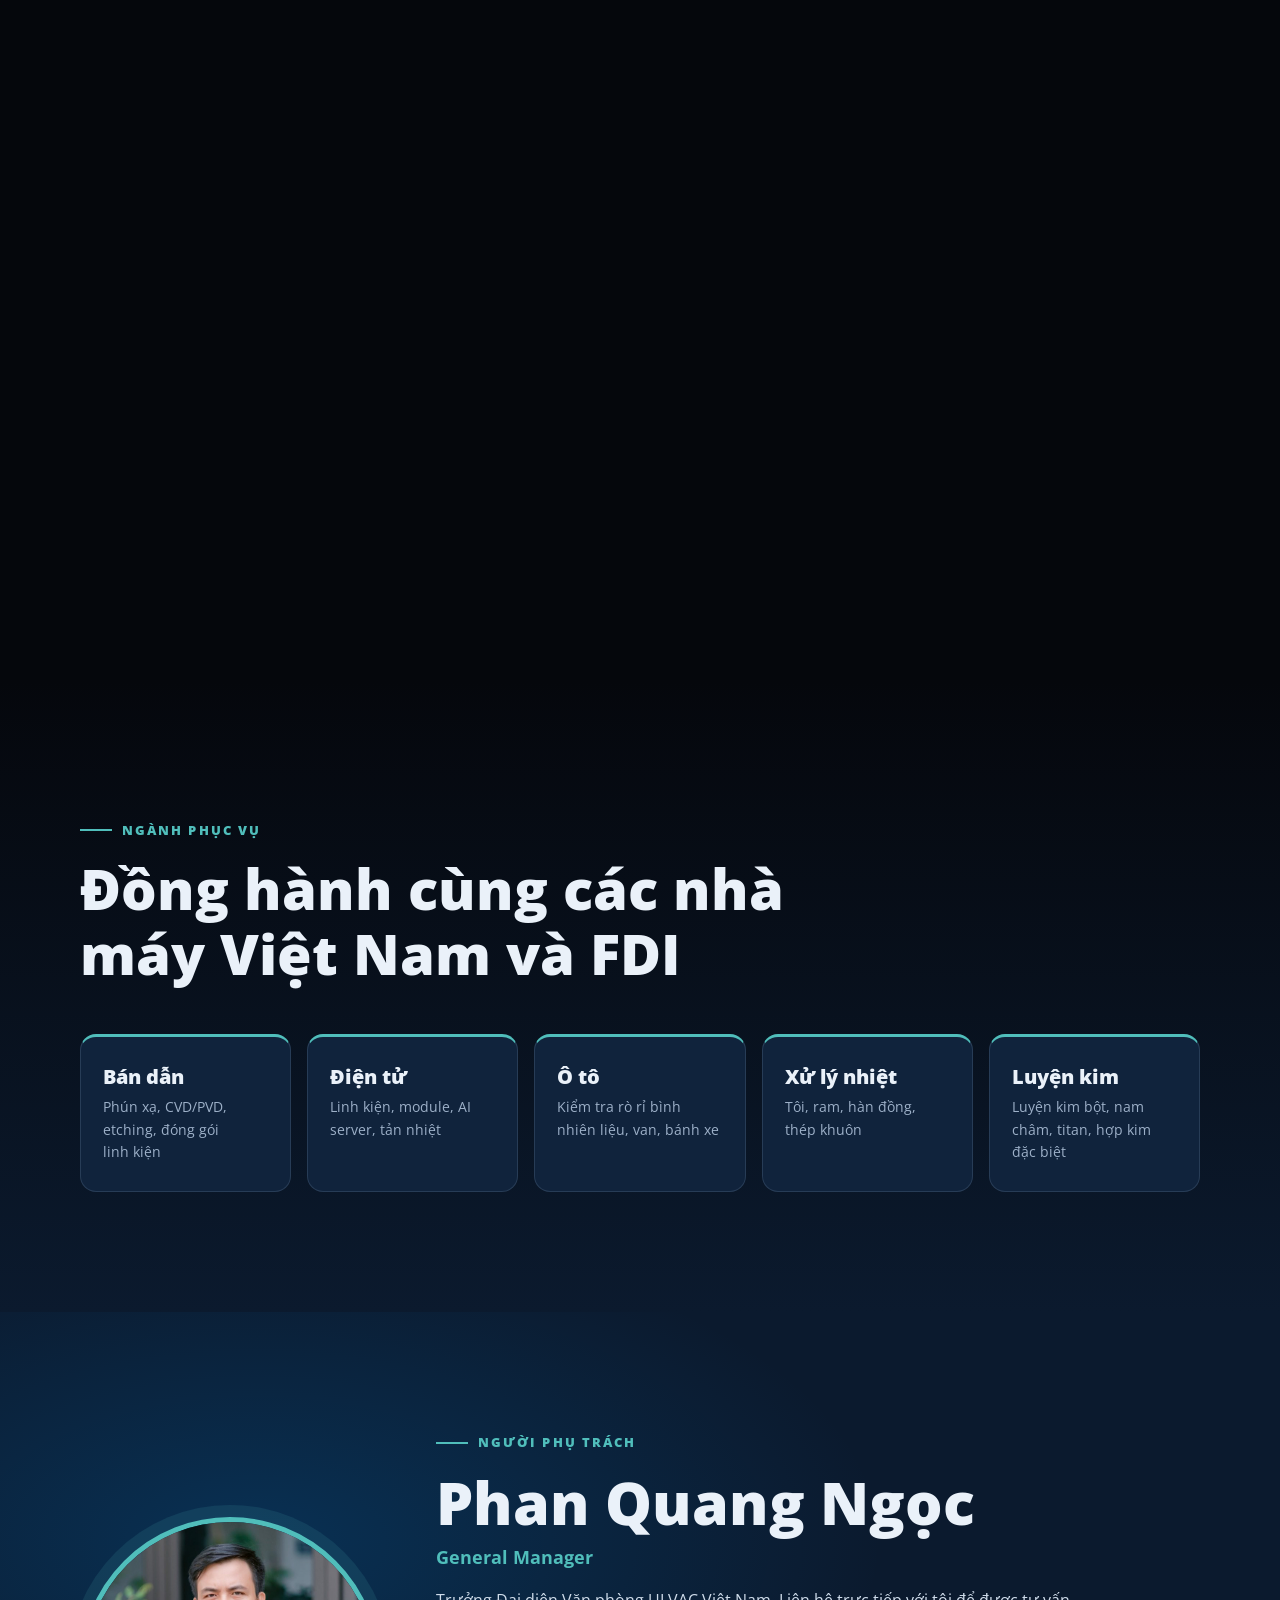
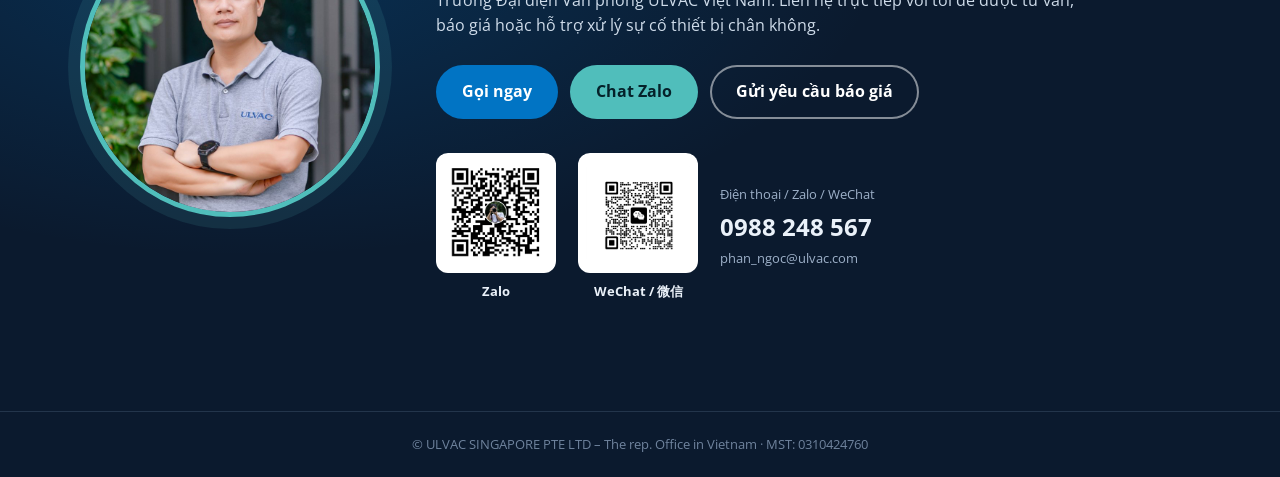
<file: intro.html>
<!doctype html>
<html lang="vi">
<head>
  <meta charset="utf-8">
  <meta name="viewport" content="width=device-width, initial-scale=1">
  <title>ULVAC Việt Nam – Giải pháp chân không</title>
  <meta name="description" content="Lắp đặt, bảo trì, sửa chữa bơm chân không và máy dò rò rỉ Helium HELIOT 900 cho nhà máy tại Việt Nam.">
  <meta name="theme-color" content="#05070c">
  <link rel="icon" href="assets/favicon.svg" type="image/svg+xml">
  <link rel="preconnect" href="https://fonts.googleapis.com">
  <link rel="preconnect" href="https://fonts.gstatic.com" crossorigin>
  <link href="https://fonts.googleapis.com/css2?family=Open+Sans:wght@400;600;700;800&display=swap" rel="stylesheet">
  <link rel="stylesheet" href="intro.css?v=3">
</head>
<body>

<div class="progress" aria-hidden="true"><span></span></div>

<header class="ci-head">
  <a class="ci-logo" href="#top" aria-label="ULVAC"><img src="assets/logo-ulvac.png" alt="ULVAC"></a>
  <nav class="ci-lang" aria-label="Ngôn ngữ / Language">
    <button type="button" data-lang="vi">VI</button>
    <button type="button" data-lang="en">EN</button>
    <button type="button" data-lang="zh">中文</button>
    <button type="button" data-lang="ko">한국어</button>
    <button type="button" data-lang="ja">日本語</button>
  </nav>
  <a class="ci-site" id="fullSite" href="index.html" data-t="full">Website đầy đủ</a>
</header>

<main id="top">

  <!-- ============ CẢNH 1: MỞ ĐẦU ============ -->
  <section class="scene s-hero" data-scene="hero">
    <div class="stage">
      <img class="hero-img" src="assets/hero-team.jpg" alt="Đội ngũ kỹ sư ULVAC Việt Nam">
      <div class="hero-shade"></div>
      <div class="hero-intro">
        <img src="assets/logo-ulvac.png" alt="ULVAC">
        <p data-i18n="hero.eyebrow">ULVAC Việt Nam · Từ 2010</p>
      </div>
      <div class="hero-copy">
        <h1 data-i18n="hero.title"><span>Giải pháp chân không toàn diện</span><em>Lắp đặt - Bảo trì - Sửa chữa</em></h1>
        <p class="hero-sub" data-i18n="hero.sub">Xử lý sự cố trong 24h · Sửa bơm ULVAC và các hãng khác<br>Đội ngũ kỹ sư ULVAC tại TP.HCM và Hải Phòng</p>
        <ul class="hero-badges">
          <li data-i18n="hero.b1">Lắp đặt thiết bị</li>
          <li data-i18n="hero.b2">Sửa chữa bơm chân không</li>
          <li data-i18n="hero.b3">Bảo trì HELIOT 900</li>
          <li data-i18n="hero.b4">Tư vấn giải pháp</li>
        </ul>
      </div>
      <div class="scroll-hint"><span data-t="scroll">Cuộn để khám phá</span><i></i></div>
    </div>
  </section>

  <!-- ============ CẢNH 2: 4 DỊCH VỤ (cuộn ngang) ============ -->
  <section class="scene s-services" data-scene="services">
    <div class="stage">
      <div class="track">
        <article class="panel panel-intro">
          <div class="panel-text">
            <div class="eyebrow" data-i18n="svc.eyebrow">Dịch vụ chủ lực</div>
            <h2 data-i18n="svc.title">4 mảng dịch vụ giúp dây chuyền của bạn chạy ổn định</h2>
            <p data-i18n="svc.lead">Từ lắp đặt thiết bị mới đến bảo trì, đại tu và tư vấn cải tiến, một đầu mối kỹ thuật duy nhất cho toàn bộ hệ thống chân không trong nhà máy.</p>
            <div class="arrow-hint" aria-hidden="true">01 — 04 <i></i></div>
          </div>
        </article>
        <article class="panel">
          <div class="panel-img gallery"><figure class="g-main"><img src="assets/lapdat-team.jpg" alt=""><figcaption data-i18n="d1.cap1">Lắp đặt lò thiêu kết chân không</figcaption></figure><figure><img class="contain" src="assets/sp-auto-leak.png" alt=""><figcaption data-i18n="d1.cap2">Hệ thống Auto leak test</figcaption></figure><figure><img src="assets/lapdat-nordson.jpg" alt=""><figcaption data-i18n="d1.cap3">Bàn giao thiết bị cho khách hàng</figcaption></figure></div>
          <div class="panel-text"><b class="num">01</b><h3 data-i18n="c1.title">Lắp đặt thiết bị</h3><p data-i18n="d1.lead">Lắp đặt từ thiết bị đơn lẻ đến toàn bộ hệ thống chân không cho nhà máy, đáp ứng tiêu chuẩn kỹ thuật Nhật Bản.</p></div>
        </article>
        <article class="panel">
          <div class="panel-img gallery"><figure class="g-main"><img src="assets/bom-overhaul.jpg" alt=""><figcaption data-i18n="d2.cap1">Đại tu bơm tại xưởng</figcaption></figure><figure><img src="assets/bom-cryo-room.jpg" alt=""><figcaption data-i18n="d2.cap2">Bảo dưỡng bơm Cryo</figcaption></figure><figure><img src="assets/bom-booster.jpg" alt=""><figcaption data-i18n="d2.cap3">Bảo dưỡng Bơm Osaka</figcaption></figure></div>
          <div class="panel-text"><b class="num">02</b><h3 data-i18n="c2.title">Bảo trì &amp; sửa chữa bơm</h3><p data-i18n="d2.lead">Kiểm tra, bảo dưỡng định kỳ và đại tu bơm chân không, giúp duy trì hiệu suất và hạn chế dừng máy ngoài kế hoạch.</p><p class="brands">ULVAC · Shinko Seiki · Edwards · Osaka Vacuum · Ebara · Busch · Leybold</p></div>
        </article>
        <article class="panel">
          <div class="panel-img gallery"><figure class="g-main"><img src="assets/heliot-cart.jpg" alt=""><figcaption data-i18n="d3.cap1">Dò rò rỉ tại nhà máy khách hàng</figcaption></figure><figure><img class="contain" src="assets/heliot900.png" alt=""><figcaption>HELIOT 900</figcaption></figure><figure><img src="assets/heliot-onsite.jpg" alt=""><figcaption data-i18n="d3.cap3">Kiểm tra độ kín hệ thống</figcaption></figure></div>
          <div class="panel-text"><b class="num">03</b><h3 data-i18n="c3.title">Bảo trì máy dò rò rỉ HELIOT 900</h3><p data-i18n="d3.lead">Giữ máy Helium Leak Detector HELIOT 900 luôn đo chính xác và ổn định, do kỹ sư được ULVAC đào tạo thực hiện.</p></div>
        </article>
        <article class="panel">
          <div class="panel-img gallery"><figure class="g-main"><img src="assets/lapdat-site.jpg" alt=""><figcaption data-i18n="d4.cap1">Khảo sát thực tế tại nhà máy</figcaption></figure><figure><img class="contain" src="assets/sp-lo-nhiet.png" alt=""><figcaption data-i18n="d4.cap2">Lò xử lý nhiệt chân không</figcaption></figure><figure><img class="contain" src="assets/sp-bom-turbo.png" alt=""><figcaption data-i18n="d4.cap3">Bơm chân không ULVAC</figcaption></figure></div>
          <div class="panel-text"><b class="num">04</b><h3 data-i18n="c4.title">Tư vấn giải pháp chân không</h3><p data-i18n="d4.lead">Dựa trên hơn 70 năm kinh nghiệm của tập đoàn ULVAC, chúng tôi tư vấn phương án phù hợp với quy trình sản xuất thực tế của từng nhà máy.</p></div>
        </article>
      </div>
      <div class="dots" aria-hidden="true"><i></i><i></i><i></i><i></i><i></i></div>
    </div>
  </section>

  <!-- ============ CẢNH 3: 24H ============ -->
  <section class="scene s-24" data-scene="h24">
    <div class="stage">
      <div class="big24">24<small>h</small></div>
      <p class="t24" data-i18n="strip.text">Xử lý sự cố trong vòng 24 giờ cho thiết bị ULVAC, giảm tối đa thời gian dừng máy ngoài kế hoạch.</p>
      <a class="btn btn-teal c24" href="tel:0988248567" data-i18n="strip.cta">Gọi 0988 248 567</a>
    </div>
  </section>

  <!-- ============ CẢNH 4: VỀ ULVAC ============ -->
  <section class="scene s-about" data-scene="about">
    <div class="stage">
      <img class="ab-img ab-hq" src="assets/ulvac-hq.jpg" alt="Trụ sở ULVAC tại Nhật Bản">
      <img class="ab-img ab-fuji" src="assets/ulvac-fuji.jpg" alt="ULVAC và núi Phú Sĩ">
      <div class="ab-shade"></div>
      <div class="ab-copy">
        <div class="eyebrow" data-i18n="ab.eyebrow">Về ULVAC</div>
        <h2 data-i18n="ab.title">Tập đoàn công nghệ chân không hàng đầu từ Nhật Bản</h2>
        <p data-i18n="ab.p1">ULVAC được thành lập tại Nhật Bản năm 1952, chuyên thiết kế, sản xuất và kinh doanh thiết bị, vật liệu cho các ứng dụng công nghiệp dựa trên công nghệ chân không.</p>
      </div>
      <div class="ab-stats">
        <div><b data-count="1952">1952</b><span data-i18n="ab.s1">Thành lập tại Nhật Bản</span></div>
        <div><b data-count="70" data-suffix="+">70+</b><span data-i18n="ab.s2">Năm kinh nghiệm công nghệ chân không</span></div>
        <div><b data-count="2010">2010</b><span data-i18n="ab.s3">Có mặt tại Việt Nam</span></div>
        <div><b data-count="2">2</b><span data-i18n="ab.s4">Văn phòng: TP.HCM &amp; Hải Phòng</span></div>
      </div>
    </div>
  </section>

  <!-- ============ CẢNH 5: NGÀNH ============ -->
  <section class="s-ind">
    <div class="wrap">
      <div class="eyebrow reveal" data-i18n="ind.eyebrow">Ngành phục vụ</div>
      <h2 class="reveal" data-i18n="ind.title">Đồng hành cùng các nhà máy Việt Nam và FDI</h2>
      <div class="ind-grid">
        <div class="reveal"><h3 data-i18n="ind.1">Bán dẫn</h3><p data-i18n="ind.1p">Phún xạ, CVD/PVD, etching, đóng gói linh kiện</p></div>
        <div class="reveal"><h3 data-i18n="ind.2">Điện tử</h3><p data-i18n="ind.2p">Linh kiện, module, AI server, tản nhiệt</p></div>
        <div class="reveal"><h3 data-i18n="ind.3">Ô tô</h3><p data-i18n="ind.3p">Kiểm tra rò rỉ bình nhiên liệu, van, bánh xe</p></div>
        <div class="reveal"><h3 data-i18n="ind.4">Xử lý nhiệt</h3><p data-i18n="ind.4p">Tôi, ram, hàn đồng, thép khuôn</p></div>
        <div class="reveal"><h3 data-i18n="ind.5">Luyện kim</h3><p data-i18n="ind.5p">Luyện kim bột, nam châm, titan, hợp kim đặc biệt</p></div>
      </div>
    </div>
  </section>

  <!-- ============ CẢNH 6: LIÊN HỆ ============ -->
  <section class="s-contact">
    <div class="wrap contact">
      <img class="photo reveal" src="assets/phan-quang-ngoc.jpg" alt="Phan Quang Ngọc">
      <div class="reveal">
        <div class="eyebrow" data-i18n="p.eyebrow">Người phụ trách</div>
        <h2 data-i18n="p.name">Phan Quang Ngọc</h2>
        <div class="role" data-i18n="p.role">General Manager</div>
        <p data-i18n="p.intro">Trưởng Đại diện Văn phòng ULVAC Việt Nam. Liên hệ trực tiếp với tôi để được tư vấn, báo giá hoặc hỗ trợ xử lý sự cố thiết bị chân không.</p>
        <div class="actions">
          <a class="btn btn-primary" href="tel:0988248567" data-i18n="p.call">Gọi ngay</a>
          <a class="btn btn-teal" href="https://zalo.me/0988248567" target="_blank" rel="noopener" data-i18n="p.zalo">Chat Zalo</a>
          <a class="btn btn-ghost" id="quoteLink" href="index.html#bao-gia" data-t="quote">Gửi yêu cầu báo giá</a>
        </div>
        <div class="qrs">
          <figure><img src="assets/qr-zalo.png" alt="QR Zalo"><figcaption>Zalo</figcaption></figure>
          <figure><img src="assets/qr-wechat.png" alt="QR WeChat"><figcaption>WeChat / 微信</figcaption></figure>
          <p><small data-i18n="p.l1">Điện thoại / Zalo / WeChat</small><b>0988 248 567</b><small>phan_ngoc@ulvac.com</small></p>
        </div>
      </div>
    </div>
    <footer class="ci-foot">© ULVAC SINGAPORE PTE LTD – The rep. Office in Vietnam · MST: 0310424760</footer>
  </section>

</main>

<script src="i18n.js?v=4"></script>
<script src="i18n-en.js?v=4"></script>
<script src="i18n-ko.js?v=4"></script>
<script src="i18n-ja.js?v=4"></script>
<script src="intro.js?v=3"></script>
</body>
</html>
</file>
<file: styles.css>
/* ULVAC Vacuum Service – Nguyễn Duy An
   Palette from ulvac.eu: #0174c4 (primary), #0164a8 (hover), #50bebb (teal) */
:root {
  --bg: #07111f;
  --bg-2: #0b1a2e;
  --surface: #10233c;
  --surface-2: #142b49;
  --line: rgba(160, 190, 225, 0.14);
  --text: #eaf1f9;
  --muted: #9db0c8;
  --primary: #0174c4;
  --primary-hover: #0164a8;
  --primary-bright: #2b95e3;
  --teal: #50bebb;
  --radius: 14px;
  --shadow: 0 18px 40px rgba(0, 0, 0, 0.35);
  --max: 1200px;
  --font: "Open Sans", "Microsoft YaHei", "PingFang SC", "Noto Sans SC", system-ui, sans-serif;
}

* { box-sizing: border-box; }
html { scroll-behavior: smooth; scroll-padding-top: 84px; }
body {
  margin: 0;
  background: var(--bg);
  color: var(--text);
  font-family: var(--font);
  font-size: 16px;
  line-height: 1.65;
  -webkit-font-smoothing: antialiased;
  overflow-x: hidden;
}
img { max-width: 100%; display: block; }
a { color: inherit; }
h1, h2, h3 { line-height: 1.2; margin: 0 0 0.5em; letter-spacing: -0.01em; }
p { margin: 0 0 1em; }
.container { width: 100%; max-width: var(--max); margin: 0 auto; padding: 0 20px; }

/* Ngắt dòng đẹp hơn: tiêu đề chia đều các dòng, đoạn văn tránh dòng cuối chỉ 1–2 chữ */
h1, h2, h3, .card p, .industry p, .steps div { text-wrap: balance; }
p, li, figcaption { text-wrap: pretty; }
/* Tiếng Trung: chỉ ngắt giữa các từ (script.js chèn điểm ngắt), không cắt đôi một từ */
html:lang(zh-CN) body { word-break: keep-all; overflow-wrap: break-word; line-break: strict; }
/* Tiếng Nhật: Chrome/Edge tự ngắt theo cụm từ (auto-phrase); trình duyệt khác dùng quy tắc chặt */
html:lang(ja) body { word-break: auto-phrase; line-break: strict; overflow-wrap: break-word; }
/* Tiếng Hàn có dấu cách giữa các từ: chỉ ngắt ở dấu cách */
html:lang(ko) body { word-break: keep-all; overflow-wrap: break-word; }
html:lang(zh-CN) .person h2, html:lang(ja) .person h2, html:lang(ko) .person h2 { white-space: normal; }
/* Phông chữ đúng nét cho từng ngôn ngữ (chữ Hán Nhật/Trung khác nét nhau) */
html:lang(zh-CN) { --font: "Open Sans", "Microsoft YaHei", "PingFang SC", "Noto Sans SC", system-ui, sans-serif; }
html:lang(ja) { --font: "Open Sans", "Yu Gothic UI", "Yu Gothic", "Hiragino Sans", "Meiryo", "Noto Sans JP", system-ui, sans-serif; }
html:lang(ko) { --font: "Open Sans", "Malgun Gothic", "Apple SD Gothic Neo", "Noto Sans KR", system-ui, sans-serif; }
.nw { white-space: nowrap; }
.person h2 small { display: block; font-size: .42em; font-weight: 700; color: var(--muted); letter-spacing: .02em; margin-top: 6px; }

/* ---------- Buttons ---------- */
.btn {
  display: inline-flex; align-items: center; justify-content: center; gap: 10px;
  padding: 14px 26px; border-radius: 999px; border: 0;
  font: 700 16px/1 var(--font); text-decoration: none; cursor: pointer;
  transition: transform .2s ease, background .2s ease, box-shadow .2s ease, color .2s ease;
}
.btn svg { width: 20px; height: 20px; flex: none; }
.btn-primary { background: var(--primary); color: #fff; box-shadow: 0 10px 26px rgba(1, 116, 196, .45); }
.btn-primary:hover { background: var(--primary-hover); transform: translateY(-2px); }
.btn-teal { background: var(--teal); color: #05222a; }
.btn-teal:hover { background: #63cfcc; transform: translateY(-2px); }
.btn-ghost { background: transparent; color: #fff; box-shadow: inset 0 0 0 2px rgba(255,255,255,.55); }
.btn-ghost:hover { box-shadow: inset 0 0 0 2px #fff; transform: translateY(-2px); }

/* ---------- Header ---------- */
.site-header {
  position: fixed; inset: 0 0 auto 0; z-index: 50;
  transition: background .3s ease, box-shadow .3s ease;
}
.site-header.scrolled { background: rgba(7, 17, 31, .92); backdrop-filter: blur(10px); box-shadow: 0 1px 0 var(--line); }
.header-inner { display: flex; align-items: center; gap: 24px; height: 80px; }
@media (max-width: 1240px) { .header-cta { display: none; } }
.logo { display: flex; align-items: center; gap: 12px; text-decoration: none; flex: none; }
.logo { gap: 16px; }
.logo img { height: 30px; width: auto; filter: brightness(0) invert(1) drop-shadow(0 2px 10px rgba(0,0,0,.35)); }
.logo span {
  font-size: 14px; font-weight: 800; letter-spacing: .02em; color: #fff; line-height: 1.25;
  border-left: 3px solid var(--teal); padding-left: 14px; text-shadow: 0 2px 10px rgba(0,0,0,.5);
}
@media (max-width: 640px) { .logo img { height: 24px; } }
.nav { display: flex; gap: 26px; margin-left: auto; }
.nav a { white-space: nowrap; text-decoration: none; font-weight: 600; font-size: 15px; color: #d6e2f0; position: relative; padding: 6px 0; }
.nav a::after { content: ""; position: absolute; left: 0; right: 100%; bottom: 0; height: 2px; background: var(--teal); transition: right .25s ease; }
.nav a:hover::after { right: 0; }
@media (max-width: 1240px) { .nav { gap: 20px; } .nav a { font-size: 14px; } }
.lang { display: flex; flex: none; border: 1px solid var(--line); border-radius: 999px; overflow: hidden; background: rgba(16,35,60,.6); }
.lang button {
  background: none; border: 0; color: var(--muted); cursor: pointer; white-space: nowrap;
  font: 700 13px/1 "Open Sans", "Microsoft YaHei", "Malgun Gothic", "Yu Gothic UI", system-ui, sans-serif;
  padding: 9px 11px; transition: background .2s ease, color .2s ease;
}
.lang button:hover { color: #fff; }
.lang button.active { background: var(--primary); color: #fff; }
.lang button:focus-visible { outline: 2px solid var(--teal); outline-offset: -2px; }
.lang .short { display: none; }
@media (max-width: 640px) {
  .lang .full { display: none; }
  .lang .short { display: inline; }
  .lang button { padding: 8px 8px; }
  .header-inner { gap: 10px; }
  .menu-toggle { padding: 6px 0 6px 6px; }
}
.header-cta { padding: 11px 20px; font-size: 15px; flex: none; }
.menu-toggle { display: none; background: none; border: 0; color: #fff; padding: 8px; cursor: pointer; }
.menu-toggle svg { width: 26px; height: 26px; }

/* ---------- Hero ---------- */
.hero {
  position: relative; min-height: 100vh; min-height: 100svh;
  display: flex; align-items: flex-end;
  background: url("assets/hero-team.jpg") center 35% / cover no-repeat;
  padding: 120px 0 80px;
}
.hero::before {
  content: ""; position: absolute; inset: 0;
  background:
    linear-gradient(180deg, rgba(7,17,31,.55) 0%, rgba(7,17,31,.25) 35%, rgba(7,17,31,.85) 72%, var(--bg) 100%),
    linear-gradient(90deg, rgba(1,60,110,.55) 0%, rgba(1,60,110,0) 60%);
}
.hero .container { position: relative; }
.eyebrow {
  display: inline-flex; align-items: center; gap: 8px;
  font-size: 13px; font-weight: 700; letter-spacing: .12em; text-transform: uppercase;
  color: var(--teal); margin-bottom: 18px;
}
.eyebrow::before { content: ""; width: 28px; height: 2px; background: var(--teal); }
.hero h1 { font-size: clamp(30px, 4.6vw, 60px); font-weight: 800; text-shadow: 0 4px 30px rgba(0,0,0,.4); }
.hero h1 span, .hero h1 em { display: block; }
.hero h1 em { font-style: normal; color: var(--teal); }
.hero h1 span, .hero h1 em { white-space: nowrap; }
@media (max-width: 900px) {
  .hero h1 { font-size: min(5.6vw, 44px); }
  /* tiêu đề tiếng Anh/Trung/Hàn/Nhật ngắn hơn tiếng Việt nên cho chữ to hơn trên điện thoại */
  html:lang(en) .hero h1 { font-size: min(6.8vw, 44px); }
  html:lang(zh-CN) .hero h1, html:lang(ko) .hero h1, html:lang(ja) .hero h1 { font-size: min(8vw, 44px); }
}
.hero-sub { font-size: clamp(16px, 2vw, 20px); color: #dbe6f2; max-width: 760px; margin-bottom: 30px; text-wrap: balance; }
.hero-actions { display: flex; flex-wrap: wrap; gap: 14px; }
.hero-badges { display: flex; flex-wrap: wrap; gap: 10px; margin-top: 36px; }
.hero-badges span {
  font-size: 14px; font-weight: 600; padding: 8px 14px; border-radius: 999px;
  background: rgba(16, 35, 60, .7); border: 1px solid var(--line); backdrop-filter: blur(6px);
}

/* ---------- Sections ---------- */
section { padding: 96px 0; }
.section-head { max-width: 760px; margin-bottom: 48px; }
.section-head h2 { font-size: clamp(28px, 4vw, 44px); font-weight: 800; }
.section-head p { color: var(--muted); font-size: 17px; }
.section-head.wide { max-width: none; }
.section-head.wide p { max-width: 760px; }
@media (min-width: 1100px) { .section-head.wide h2 { white-space: nowrap; } }
.alt { background: var(--bg-2); }

/* Service cards */
.cards { display: grid; grid-template-columns: repeat(4, 1fr); gap: 20px; }
.card {
  position: relative; display: flex; flex-direction: column;
  background: var(--surface); border: 1px solid var(--line); border-radius: var(--radius);
  overflow: hidden; text-decoration: none;
  transition: transform .3s ease, box-shadow .3s ease, border-color .3s ease;
}
.card:hover { transform: translateY(-6px); box-shadow: var(--shadow); border-color: rgba(80,190,187,.5); }
.card-img { aspect-ratio: 4 / 3; overflow: hidden; background: #fff; }
.card-img img { width: 100%; height: 100%; object-fit: cover; transition: transform .6s ease; }
.card:hover .card-img img { transform: scale(1.07); }
.card-body { padding: 22px 22px 24px; display: flex; flex-direction: column; flex: 1; }
.card-num { font-size: 13px; font-weight: 800; color: var(--teal); letter-spacing: .1em; margin-bottom: 8px; }
.card h3 { font-size: 20px; font-weight: 800; }
.card p { color: var(--muted); font-size: 15px; flex: 1; }
.card-link { font-weight: 700; font-size: 14px; color: var(--primary-bright); display: inline-flex; gap: 6px; align-items: center; }
.card-link svg { width: 16px; height: 16px; transition: transform .2s ease; }
.card:hover .card-link svg { transform: translateX(4px); }

/* 24h strip */
.strip {
  margin-top: 40px; display: flex; align-items: center; gap: 20px; flex-wrap: wrap;
  padding: 22px 28px; border-radius: var(--radius);
  background: linear-gradient(90deg, var(--primary) 0%, #0b5f9c 60%, #0f4a78 100%);
}
.strip strong { font-size: 40px; font-weight: 800; line-height: 1; }
.strip p { margin: 0; flex: 1; min-width: 220px; font-weight: 600; }

/* Service detail blocks */
.detail { display: grid; grid-template-columns: 1.05fr 1fr; gap: 56px; align-items: center; padding: 56px 0; border-top: 1px solid var(--line); }
.detail:first-of-type { border-top: 0; }
.detail.reverse .detail-media { order: 2; }
.detail-media { display: grid; grid-template-columns: 1.4fr 1fr; grid-template-rows: 1fr 1fr; gap: 12px; height: 460px; }
.detail-media figure { margin: 0; overflow: hidden; border-radius: var(--radius); background: #fff; position: relative; }
.detail-media figure:first-child { grid-row: span 2; }
.detail-media img { width: 100%; height: 100%; object-fit: cover; transition: transform .6s ease; }
.detail-media img.contain { object-fit: contain; padding: 14px; }
.detail-media figure:hover img { transform: scale(1.05); }
.detail-media figcaption {
  position: absolute; left: 0; right: 0; bottom: 0; padding: 26px 12px 10px;
  font-size: 12px; font-weight: 600; color: #fff;
  background: linear-gradient(transparent, rgba(0,0,0,.75));
}
.detail-text h3 { font-size: clamp(24px, 3vw, 34px); font-weight: 800; }
.detail-text .lead { color: var(--muted); font-size: 17px; }
.ticks { list-style: none; padding: 0; margin: 0 0 22px; display: grid; gap: 10px; }
.ticks li { position: relative; padding-left: 30px; }
.ticks li::before {
  content: ""; position: absolute; left: 0; top: 4px; width: 18px; height: 18px; border-radius: 50%;
  background: rgba(80,190,187,.18) url("data:image/svg+xml,%3Csvg xmlns='http://www.w3.org/2000/svg' viewBox='0 0 24 24' fill='none' stroke='%2350bebb' stroke-width='3.5' stroke-linecap='round' stroke-linejoin='round'%3E%3Cpath d='M5 12l5 5L20 7'/%3E%3C/svg%3E") center / 11px no-repeat;
}
.ticks.two { grid-template-columns: 1fr 1fr; }
.tags { display: flex; flex-wrap: wrap; gap: 8px; margin: 0 0 22px; }
.tags span { font-size: 13px; font-weight: 700; padding: 6px 12px; border-radius: 8px; background: var(--surface-2); border: 1px solid var(--line); color: #cfe0f2; }
.sub-title { font-size: 13px; font-weight: 800; letter-spacing: .1em; text-transform: uppercase; color: var(--teal); margin: 4px 0 12px; }
.steps { display: grid; grid-template-columns: repeat(4, 1fr); gap: 10px; margin-bottom: 24px; counter-reset: step; }
.steps div { background: var(--surface); border: 1px solid var(--line); border-radius: 10px; padding: 12px; font-size: 14px; font-weight: 600; }
.steps div::before { counter-increment: step; content: "0" counter(step); display: block; font-size: 20px; font-weight: 800; color: var(--primary-bright); }

/* Industries */
.industries { display: grid; grid-template-columns: repeat(5, 1fr); gap: 16px; }
.industry {
  background: var(--surface); border: 1px solid var(--line); border-radius: var(--radius);
  padding: 26px 20px; transition: transform .3s ease, border-color .3s ease, background .3s ease;
}
.industry:hover { transform: translateY(-5px); border-color: var(--primary); background: var(--surface-2); }
.industry svg { width: 40px; height: 40px; color: var(--teal); margin-bottom: 16px; }
.industry h3 { font-size: 18px; font-weight: 800; }
.industry p { color: var(--muted); font-size: 14px; margin: 0; }

/* About ULVAC */
.about { display: grid; grid-template-columns: 1fr 1fr; gap: 56px; align-items: center; }
.about-img { border-radius: var(--radius); overflow: hidden; box-shadow: var(--shadow); }
.stats { display: grid; grid-template-columns: repeat(2, 1fr); gap: 14px; margin-top: 28px; }
.stat { background: var(--surface); border: 1px solid var(--line); border-radius: 12px; padding: 18px; }
.stat b { display: block; font-size: 34px; font-weight: 800; color: var(--teal); line-height: 1.1; }
.stat span { font-size: 14px; color: var(--muted); }

/* Form */
.quote { display: grid; grid-template-columns: 0.9fr 1.1fr; gap: 48px; align-items: start; }
.form { background: var(--surface); border: 1px solid var(--line); border-radius: var(--radius); padding: 30px; display: grid; grid-template-columns: 1fr 1fr; gap: 16px; }
.form .full { grid-column: 1 / -1; }
.field label { display: block; font-size: 14px; font-weight: 700; margin-bottom: 6px; color: #d6e2f0; }
.field label i { color: var(--teal); font-style: normal; }
.field input, .field select, .field textarea {
  width: 100%; padding: 13px 14px; border-radius: 10px; border: 1px solid var(--line);
  background: var(--bg); color: var(--text); font: 15px/1.4 var(--font);
  transition: border-color .2s ease, box-shadow .2s ease;
}
.field textarea { min-height: 120px; resize: vertical; }
.field input:focus, .field select:focus, .field textarea:focus { outline: none; border-color: var(--primary-bright); box-shadow: 0 0 0 3px rgba(1,116,196,.3); }
.hp { position: absolute; left: -9999px; width: 1px; height: 1px; overflow: hidden; }
.form-status { grid-column: 1 / -1; margin: 0; font-weight: 600; min-height: 1.5em; }
.form-status.ok { color: var(--teal); }
.form-status.err { color: #ff8a8a; }
.quote h2, .about h2 { font-size: clamp(28px, 4vw, 42px); font-weight: 800; }
.about p { color: #cfdcea; }
.quote-points { display: grid; gap: 14px; margin-top: 26px; }
.quote-points div { display: flex; gap: 14px; align-items: flex-start; }
.quote-points svg { width: 26px; height: 26px; color: var(--teal); flex: none; margin-top: 2px; }

/* Personal */
.person {
  display: grid; grid-template-columns: 1.2fr 1fr; gap: 40px; align-items: center;
  padding: 44px; border-radius: 20px; border: 1px solid rgba(80,190,187,.35);
  background:
    radial-gradient(600px 300px at 0% 0%, rgba(1,116,196,.35), transparent 70%),
    radial-gradient(500px 300px at 100% 100%, rgba(80,190,187,.18), transparent 70%),
    var(--surface);
}
.person { grid-template-columns: 220px 1.25fr 1fr; gap: 32px; }
.person h2 { white-space: nowrap; font-size: clamp(30px, 3.4vw, 42px) !important; }
.person .contact-list b { font-size: 16px; }
.person-photo { margin: 0; border-radius: 50%; overflow: hidden; border: 4px solid var(--teal); box-shadow: 0 0 0 8px rgba(80,190,187,.15), var(--shadow); aspect-ratio: 1 / 1; }
.person-photo img { width: 100%; height: 100%; object-fit: cover; object-position: center; transition: transform .6s ease; }
.person-photo:hover img { transform: scale(1.04); }
.person h2 { font-size: clamp(30px, 4.4vw, 48px); font-weight: 800; margin-bottom: 6px; }
.person .role { color: var(--teal); font-weight: 700; font-size: 18px; margin-bottom: 16px; }
.person .intro { color: #cfdcea; }
.person-actions { display: flex; flex-wrap: wrap; gap: 12px; margin-top: 22px; }
.contact-list { display: grid; gap: 12px; }
.contact-list a, .contact-list div {
  display: flex; align-items: center; gap: 14px; text-decoration: none;
  background: rgba(7,17,31,.55); border: 1px solid var(--line); border-radius: 12px; padding: 14px 16px;
  transition: border-color .2s ease, transform .2s ease;
}
.contact-list a:hover { border-color: var(--teal); transform: translateX(4px); }
.contact-list svg { width: 22px; height: 22px; color: var(--teal); flex: none; }
.contact-list small { display: block; color: var(--muted); font-size: 12px; }
.contact-list b { font-size: 17px; overflow-wrap: break-word; }
.contact-list a span, .contact-list div span { min-width: 0; }

/* Footer */
.site-footer { background: #050c17; border-top: 1px solid var(--line); padding: 64px 0 28px; }
.footer-grid { display: grid; grid-template-columns: 1fr 1.2fr; gap: 40px; align-items: start; }
.footer-grid h4 { font-size: 15px; font-weight: 800; margin: 0 0 14px; color: #fff; }
.qr { background: #fff; border-radius: 12px; padding: 10px; width: 100%; max-width: 170px; }
.qr-label { font-weight: 700; margin-top: 10px; font-size: 14px; }
.office { display: grid; gap: 12px; font-size: 14px; color: var(--muted); }
.office b { color: #dbe6f2; display: block; }
.footer-phone { font-size: 24px; font-weight: 800; color: #fff; text-decoration: none; display: inline-block; margin-top: 14px; }
.map { width: 100%; height: 230px; border: 0; border-radius: 12px; filter: grayscale(.2) contrast(1.05); }
.socials { display: flex; gap: 10px; margin-top: 16px; }
.socials a { width: 42px; height: 42px; border-radius: 10px; display: grid; place-items: center; background: var(--surface); border: 1px solid var(--line); transition: background .2s ease, transform .2s ease; }
.socials a:hover { background: var(--primary); transform: translateY(-3px); }
.socials svg { width: 20px; height: 20px; }
.legal { margin-top: 44px; padding-top: 22px; border-top: 1px solid var(--line); font-size: 13px; color: #7f93ad; display: flex; justify-content: space-between; gap: 16px; flex-wrap: wrap; }

/* Floating contact */
.fab { position: fixed; right: 18px; bottom: 18px; z-index: 60; display: grid; gap: 10px; }
.fab a, .fab button {
  width: 56px; height: 56px; border-radius: 50%; border: 0; cursor: pointer;
  display: grid; place-items: center; color: #fff; text-decoration: none;
  box-shadow: 0 10px 24px rgba(0,0,0,.4); transition: transform .2s ease;
}
.fab a:hover, .fab button:hover { transform: scale(1.08); }
.fab svg { width: 26px; height: 26px; }
.fab .f-call { background: #e5483d; animation: pulse 2.2s infinite; }
.fab .f-zalo { background: #0068ff; font: 800 13px/1 var(--font); }
.fab .f-wechat { background: #07c160; }
@keyframes pulse { 0% { box-shadow: 0 0 0 0 rgba(229,72,61,.6); } 70% { box-shadow: 0 0 0 16px rgba(229,72,61,0); } 100% { box-shadow: 0 0 0 0 rgba(229,72,61,0); } }

/* QR modal */
.modal { position: fixed; inset: 0; z-index: 80; display: none; place-items: center; background: rgba(0,0,0,.7); padding: 20px; }
.modal.open { display: grid; }
.modal-box { background: #fff; color: #10233c; border-radius: 16px; padding: 24px; text-align: center; max-width: 320px; width: 100%; }
.modal-box img { margin: 0 auto 12px; }
.modal-box button { margin-top: 14px; }

/* Reveal on scroll */
.reveal { opacity: 0; transform: translateY(28px); transition: opacity .7s ease, transform .7s ease; }
.reveal.in { opacity: 1; transform: none; }
@media (prefers-reduced-motion: reduce) {
  html { scroll-behavior: auto; }
  .reveal { opacity: 1; transform: none; transition: none; }
  .fab .f-call { animation: none; }
}

/* Khối mã QR chỉ hiện trong bản PDF */
.print-qr { display: none; gap: 48px; justify-content: center; align-items: flex-start; padding: 40px 0 8px; margin-top: 36px; border-top: 1px solid var(--line); }
.print-qr figure { margin: 0; text-align: center; }
.print-qr img { width: 190px; height: auto; background: #fff; border-radius: 14px; padding: 12px; }
.print-qr figcaption { margin-top: 12px; font-weight: 700; color: #fff; }
.print-qr figcaption small { display: block; font-weight: 600; color: var(--muted); font-size: 13px; margin-top: 2px; }

/* ---------- Xuất PDF (?print=1) ---------- */
@media print {
  @page { margin: 0; }
  * { -webkit-print-color-adjust: exact !important; print-color-adjust: exact !important; }
  html { scroll-behavior: auto; }
  .reveal { opacity: 1 !important; transform: none !important; transition: none !important; }
  .site-header { position: absolute; background: transparent; box-shadow: none; }
  /* PDF: bỏ form báo giá (không dùng được trên giấy) và các phần chỉ dùng trên web */
  .fab, .modal, .menu-toggle, .lang, #bao-gia, .nav a[href="#bao-gia"] { display: none !important; }
  .print-qr { display: flex !important; }
  .footer-grid > div:has(.map) { display: none; }
  .footer-grid { grid-template-columns: 1fr; }
  .hero { min-height: 1000px; }
}

/* ---------- Responsive ---------- */
@media (max-width: 1080px) {
  .person { grid-template-columns: 220px 1fr; }
  .person .contact-list { grid-column: 1 / -1; }
  .cards { grid-template-columns: repeat(2, 1fr); }
  .industries { grid-template-columns: repeat(3, 1fr); }
}
/* Menu thu gọn (nút ☰) khi màn hình không đủ chỗ cho logo + 5 mục menu + 5 nút ngôn ngữ */
@media (max-width: 1180px) {
  .nav, .header-cta { display: none; }
  .menu-toggle { display: block; margin-left: auto; }
  .lang { margin-left: 0; }
  .nav.open {
    display: flex; flex-direction: column; gap: 0;
    position: absolute; top: 80px; left: 0; right: 0;
    background: rgba(7,17,31,.98); border-bottom: 1px solid var(--line); padding: 8px 20px 16px;
  }
  .nav.open a { padding: 14px 0; border-bottom: 1px solid var(--line); font-size: 15px; }
}
@media (max-width: 900px) {
  .detail, .about, .quote, .person { grid-template-columns: 1fr; gap: 32px; }
  .detail.reverse .detail-media { order: 0; }
  .detail-media { height: 360px; }
  .person { padding: 28px; grid-template-columns: 1fr; }
  .person-photo { width: 180px; }
}
@media (max-width: 640px) {
  section { padding: 72px 0; }
  .container { padding: 0 16px; }
  .logo span { display: none; }
  .cards, .industries, .footer-grid { grid-template-columns: 1fr; }
  .industries { grid-template-columns: 1fr 1fr; }
  .form { grid-template-columns: 1fr; padding: 22px; }
  .steps { grid-template-columns: 1fr 1fr; }
  .ticks.two { grid-template-columns: 1fr; }
  .detail-media { height: 300px; }
  .hero { padding-bottom: 56px; }
  .hero-actions .btn { flex: 1 1 100%; }
  .strip strong { font-size: 32px; }
  .fab a, .fab button { width: 50px; height: 50px; }
}

/* Về ULVAC: 2 ảnh (trụ sở + núi Phú Sĩ) */
.about-photos { display: grid; gap: 14px; }
.about-photos figure { position: relative; margin: 0; border-radius: var(--radius); overflow: hidden; box-shadow: var(--shadow); aspect-ratio: 16 / 10; }
.about-photos img { width: 100%; height: 100%; object-fit: cover; transition: transform .6s ease; }
.about-photos figure:hover img { transform: scale(1.04); }
.about-photos figcaption { position: absolute; left: 0; right: 0; bottom: 0; padding: 26px 14px 10px; font-size: 13px; font-weight: 700; color: #fff; background: linear-gradient(transparent, rgba(0,0,0,.75)); }
/* Nút xem trang giới thiệu cinematic */
.btn-play svg { width: 16px; height: 16px; }
</file>
<file: intro.css>
/* ULVAC – landing page cuộn kiểu cinematic. Màu theo website: #0174c4, #50bebb */
:root {
  --bg: #05070c;
  --bg-2: #0b1a2e;
  --surface: #10233c;
  --text: #eaf1f9;
  --muted: #9db0c8;
  --line: rgba(160, 190, 225, .16);
  --primary: #0174c4;
  --teal: #50bebb;
  --font: "Open Sans", system-ui, sans-serif;
}
html:lang(zh-CN) { --font: "Open Sans", "Microsoft YaHei", "PingFang SC", "Noto Sans SC", sans-serif; }
html:lang(ja) { --font: "Open Sans", "Yu Gothic UI", "Yu Gothic", "Hiragino Sans", "Meiryo", "Noto Sans JP", sans-serif; }
html:lang(ko) { --font: "Open Sans", "Malgun Gothic", "Apple SD Gothic Neo", "Noto Sans KR", sans-serif; }
html:lang(zh-CN) body, html:lang(ko) body { word-break: keep-all; overflow-wrap: break-word; }
html:lang(ja) body { word-break: auto-phrase; line-break: strict; overflow-wrap: break-word; }

* { box-sizing: border-box; }
html, body { margin: 0; }
body { background: var(--bg); color: var(--text); font-family: var(--font); line-height: 1.6; -webkit-font-smoothing: antialiased; overflow-x: hidden; }
img { display: block; max-width: 100%; }
h1, h2, h3 { margin: 0; line-height: 1.15; text-wrap: balance; }
p { margin: 0 0 1em; text-wrap: pretty; }
a { color: inherit; }

.eyebrow { display: flex; align-items: center; gap: 10px; font-size: 13px; font-weight: 800; letter-spacing: .16em; text-transform: uppercase; color: var(--teal); margin-bottom: 16px; }
.eyebrow::before { content: ""; width: 32px; height: 2px; background: var(--teal); }

.btn { display: inline-flex; align-items: center; justify-content: center; padding: 14px 26px; border-radius: 999px; font-weight: 700; font-size: 16px; text-decoration: none; transition: transform .2s ease, background .2s ease; white-space: nowrap; }
.btn:hover { transform: translateY(-2px); }
.btn-primary { background: var(--primary); color: #fff; }
.btn-teal { background: var(--teal); color: #05222a; }
.btn-ghost { box-shadow: inset 0 0 0 2px rgba(255,255,255,.5); color: #fff; }

/* ---------- Thanh tiến trình + đầu trang ---------- */
.progress { position: fixed; inset: 0 0 auto 0; height: 3px; z-index: 60; background: rgba(255,255,255,.06); }
.progress span { display: block; height: 100%; width: 100%; transform-origin: 0 50%; transform: scaleX(var(--prog, 0)); background: linear-gradient(90deg, var(--primary), var(--teal)); }
.ci-head { position: fixed; inset: 3px 0 auto 0; z-index: 50; display: flex; align-items: center; gap: 20px; padding: 18px clamp(16px, 4vw, 48px); background: linear-gradient(rgba(5,7,12,.7), transparent); }
.ci-logo img { height: 26px; width: auto; filter: brightness(0) invert(1); }
.ci-lang { margin-left: auto; display: flex; border: 1px solid var(--line); border-radius: 999px; overflow: hidden; background: rgba(16,35,60,.55); backdrop-filter: blur(8px); }
.ci-lang button { background: none; border: 0; color: var(--muted); font: 700 12px/1 "Open Sans", "Microsoft YaHei", "Malgun Gothic", "Yu Gothic UI", sans-serif; padding: 8px 10px; cursor: pointer; }
.ci-lang button.active { background: var(--primary); color: #fff; }
.ci-site { font-size: 14px; font-weight: 700; text-decoration: none; padding: 8px 14px; border-radius: 999px; border: 1px solid var(--line); white-space: nowrap; }
.ci-site:hover { border-color: var(--teal); }

/* ---------- Khung cảnh: section cao, khung hình dính (sticky) ---------- */
.scene { position: relative; }
.stage { position: sticky; top: 0; height: 100vh; height: 100svh; overflow: hidden; }
.s-hero { height: 260vh; }
.s-services { height: 520vh; }
.s-24 { height: 220vh; }
.s-about { height: 320vh; }

/* Cảnh 1 */
.hero-img { position: absolute; inset: 0; width: 100%; height: 100%; object-fit: cover; object-position: center 35%; will-change: transform; transform: scale(1.35); }
.hero-shade { position: absolute; inset: 0; background: linear-gradient(180deg, rgba(5,7,12,.2) 0%, rgba(5,7,12,.15) 40%, rgba(5,7,12,.9) 85%, var(--bg) 100%); }
.hero-shade::after { content: ""; position: absolute; inset: 0; background: #05070c; opacity: var(--veil, .9); }
.hero-intro { position: absolute; inset: 0; display: grid; place-content: center; justify-items: center; text-align: center; gap: 18px; will-change: opacity, transform; }
.hero-intro img { width: min(56vw, 520px); height: auto; filter: brightness(0) invert(1) drop-shadow(0 10px 40px rgba(1,116,196,.45)); }
.hero-intro p { margin: 0; font-size: 14px; font-weight: 800; letter-spacing: .3em; text-transform: uppercase; color: var(--teal); }
.hero-copy { position: absolute; left: clamp(16px, 6vw, 96px); right: clamp(16px, 6vw, 96px); bottom: 12vh; }
.hero-copy h1 { font-size: clamp(32px, 4.8vw, 76px); font-weight: 800; }
@media (min-width: 901px) { .hero-copy h1 span, .hero-copy h1 em { white-space: nowrap; } }
.hero-copy h1 span, .hero-copy h1 em { display: block; font-style: normal; }
.hero-copy h1 em { color: var(--teal); }
.hero-sub { font-size: clamp(15px, 1.6vw, 20px); color: #dbe6f2; margin: 18px 0 22px; }
.hero-badges { list-style: none; padding: 0; margin: 0; display: flex; flex-wrap: wrap; gap: 10px; }
.hero-badges li { font-size: 14px; font-weight: 700; padding: 8px 14px; border-radius: 999px; background: rgba(16,35,60,.75); border: 1px solid var(--line); }
.rv { opacity: 0; transform: translateY(40px); will-change: opacity, transform; }
.scroll-hint { position: absolute; left: 50%; bottom: 28px; transform: translateX(-50%); display: grid; justify-items: center; gap: 10px; font-size: 12px; font-weight: 700; letter-spacing: .2em; text-transform: uppercase; color: var(--muted); }
.scroll-hint i { width: 2px; height: 46px; background: linear-gradient(var(--teal), transparent); animation: drip 1.8s ease-in-out infinite; transform-origin: top; }
@keyframes drip { 0% { transform: scaleY(0); opacity: 1; } 70% { transform: scaleY(1); opacity: 1; } 100% { transform: scaleY(1); opacity: 0; } }

/* Cảnh 2: cuộn dọc -> trượt ngang */
.s-services .stage { background: var(--bg); }
.track { display: flex; height: 100%; width: 500vw; will-change: transform; }
.panel { position: relative; flex: 0 0 100vw; height: 100%; display: grid; grid-template-columns: 1.15fr 1fr; align-items: center; gap: clamp(24px, 5vw, 80px); padding: 90px clamp(16px, 6vw, 96px) 70px; }
.panel-intro { grid-template-columns: 1fr; max-width: 100vw; }
.panel-intro .panel-text { max-width: 900px; }
.panel-intro h2 { font-size: clamp(34px, 5.4vw, 76px); font-weight: 800; margin-bottom: 20px; }
.panel-intro p { font-size: clamp(16px, 1.6vw, 21px); color: var(--muted); max-width: 720px; }
.arrow-hint { display: flex; align-items: center; gap: 14px; margin-top: 30px; font-weight: 800; letter-spacing: .2em; color: var(--teal); }
.arrow-hint i { width: 80px; height: 2px; background: var(--teal); position: relative; }
.arrow-hint i::after { content: ""; position: absolute; right: 0; top: -4px; width: 10px; height: 10px; border-top: 2px solid var(--teal); border-right: 2px solid var(--teal); transform: rotate(45deg); }
/* Cụm 3 ảnh giống phần chi tiết dịch vụ trên website (ảnh lớn bên trái, 2 ảnh nhỏ bên phải) */
.gallery { height: min(66vh, 600px); display: grid; grid-template-columns: 1.4fr 1fr; grid-template-rows: 1fr 1fr; gap: 12px; will-change: transform; }
.gallery figure { position: relative; margin: 0; overflow: hidden; border-radius: 14px; background: #fff; box-shadow: 0 24px 60px rgba(0,0,0,.45); }
.gallery .g-main { grid-row: span 2; }
.gallery img { width: 100%; height: 100%; object-fit: cover; }
.gallery img.contain { object-fit: contain; padding: 14px; }
.gallery figcaption { position: absolute; left: 0; right: 0; bottom: 0; padding: 26px 12px 10px; font-size: 12px; font-weight: 700; color: #fff; background: linear-gradient(transparent, rgba(0,0,0,.75)); }
.panel-text .num { display: block; font-size: clamp(64px, 9vw, 140px); font-weight: 800; line-height: .9; color: transparent; -webkit-text-stroke: 2px var(--teal); margin-bottom: 18px; }
.panel-text h3 { font-size: clamp(26px, 3.2vw, 46px); font-weight: 800; margin-bottom: 18px; }
.panel-text p { font-size: clamp(15px, 1.4vw, 19px); color: var(--muted); }
.panel-text .brands { font-size: 14px; color: var(--teal); font-weight: 700; letter-spacing: .02em; }
.dots { position: absolute; left: 50%; bottom: 26px; transform: translateX(-50%); display: flex; gap: 10px; }
.dots i { width: 28px; height: 3px; border-radius: 3px; background: rgba(255,255,255,.18); transition: background .3s ease; }
.dots i.on { background: var(--teal); }

/* Cảnh 3: 24h */
.s-24 .stage { display: grid; place-content: center; justify-items: center; text-align: center; padding: 0 16px;
  background: radial-gradient(60vw 60vh at 50% 50%, rgba(1,116,196, calc(var(--glow, 0) * .45)), transparent 70%), var(--bg); }
.big24 { font-size: min(26vw, 42vh, 360px); font-weight: 800; line-height: .85; letter-spacing: -.04em; will-change: transform, opacity;
  background: linear-gradient(180deg, #fff 0%, var(--teal) 100%); -webkit-background-clip: text; background-clip: text; color: transparent; }
.big24 small { font-size: .4em; letter-spacing: 0; }
.t24 { max-width: 720px; font-size: clamp(18px, 2.2vw, 28px); font-weight: 700; margin: 30px 0 28px; }

/* Cảnh 4: Về ULVAC */
.ab-img { position: absolute; inset: 0; width: 100%; height: 100%; object-fit: cover; will-change: transform, opacity; }
.ab-fuji { opacity: 0; }
.ab-shade { position: absolute; inset: 0; background: linear-gradient(90deg, rgba(5,7,12,.92) 0%, rgba(5,7,12,.6) 45%, rgba(5,7,12,.1) 75%), linear-gradient(0deg, rgba(5,7,12,.95) 0%, transparent 40%); }
.ab-copy { position: absolute; left: clamp(16px, 6vw, 96px); top: 18vh; max-width: 560px; }
.ab-copy h2 { font-size: clamp(30px, 4vw, 56px); font-weight: 800; margin-bottom: 20px; }
.ab-copy p { font-size: clamp(15px, 1.4vw, 19px); color: #cfdcea; }
.ab-stats { position: absolute; left: clamp(16px, 6vw, 96px); right: clamp(16px, 6vw, 96px); bottom: 8vh; display: grid; grid-template-columns: repeat(4, 1fr); gap: 16px; }
.ab-stats div { padding: 18px 20px; border-radius: 14px; background: rgba(16,35,60,.7); border: 1px solid var(--line); backdrop-filter: blur(6px); }
.ab-stats b { display: block; font-size: clamp(30px, 4vw, 54px); font-weight: 800; color: var(--teal); line-height: 1.05; font-variant-numeric: tabular-nums; }
.ab-stats span { font-size: 14px; color: var(--muted); }

/* Cảnh 5–6: luồng thường */
.wrap { max-width: 1200px; margin: 0 auto; padding: 0 clamp(16px, 4vw, 40px); }
.s-ind { padding: 140px 0 120px; background: linear-gradient(var(--bg), var(--bg-2)); }
.s-ind h2 { font-size: clamp(30px, 4.4vw, 60px); font-weight: 800; margin-bottom: 48px; }
.ind-grid { display: grid; grid-template-columns: repeat(5, 1fr); gap: 16px; }
.ind-grid div { padding: 28px 22px; border-radius: 16px; background: var(--surface); border: 1px solid var(--line); border-top: 3px solid var(--teal); }
.ind-grid h3 { font-size: 20px; font-weight: 800; margin-bottom: 8px; }
.ind-grid p { margin: 0; font-size: 14px; color: var(--muted); }
.s-contact { padding: 120px 0 0; background: radial-gradient(70vw 50vh at 20% 30%, rgba(1,116,196,.25), transparent 70%), var(--bg-2); }
.contact { display: grid; grid-template-columns: 300px 1fr; gap: 56px; align-items: center; }
.photo { width: 300px; height: 300px; border-radius: 50%; object-fit: cover; border: 5px solid var(--teal); box-shadow: 0 0 0 12px rgba(80,190,187,.12); }
.contact h2 { font-size: clamp(34px, 4.6vw, 60px); font-weight: 800; }
.contact h2 small { display: block; font-size: .4em; color: var(--muted); }
.contact .role { color: var(--teal); font-weight: 700; font-size: 18px; margin: 6px 0 16px; }
.contact > div > p { color: #cfdcea; max-width: 640px; }
.actions { display: flex; flex-wrap: wrap; gap: 12px; margin: 26px 0 34px; }
.qrs { display: flex; align-items: center; gap: 22px; flex-wrap: wrap; }
.qrs figure { margin: 0; text-align: center; }
.qrs img { width: 120px; height: 120px; object-fit: contain; background: #fff; border-radius: 12px; padding: 8px; }
.qrs figcaption { margin-top: 8px; font-size: 13px; font-weight: 700; }
.qrs p { margin: 0; display: grid; gap: 2px; }
.qrs p small { color: var(--muted); }
.qrs p b { font-size: 24px; }
.ci-foot { margin-top: 110px; padding: 22px 16px; text-align: center; font-size: 13px; color: #6f839d; border-top: 1px solid var(--line); }
.reveal { opacity: 0; transform: translateY(36px); transition: opacity .9s ease, transform .9s ease; }
.reveal.in { opacity: 1; transform: none; }
.ind-grid .reveal:nth-child(2) { transition-delay: .08s; } .ind-grid .reveal:nth-child(3) { transition-delay: .16s; }
.ind-grid .reveal:nth-child(4) { transition-delay: .24s; } .ind-grid .reveal:nth-child(5) { transition-delay: .32s; }

/* ---------- Điện thoại ---------- */
@media (max-width: 900px) {
  .ci-site { display: none; }
  .panel { grid-template-columns: 1fr; align-content: center; gap: 22px; padding: 84px 20px 60px; }
  .gallery { height: 42vh; gap: 8px; }
  .gallery figcaption { font-size: 10.5px; padding: 18px 8px 6px; }
  .panel-text .num { font-size: 56px; margin-bottom: 8px; }
  .ab-copy { top: 13vh; right: 16px; }
  .ab-stats { grid-template-columns: 1fr 1fr; gap: 10px; bottom: 5vh; }
  .ab-stats div { padding: 12px 14px; }
  .ind-grid { grid-template-columns: 1fr 1fr; }
  .contact { grid-template-columns: 1fr; gap: 28px; }
  .photo { width: 200px; height: 200px; }
}
@media (max-width: 520px) {
  .ci-head { gap: 10px; padding: 14px 16px; }
  .ci-logo img { height: 20px; }
  .ci-lang button { padding: 7px 7px; font-size: 11px; }
  .hero-copy { bottom: 10vh; }
  .hero-badges { display: none; }
  .ab-copy p { display: none; }
  .ind-grid { grid-template-columns: 1fr; }
  .qrs img { width: 100px; height: 100px; }
}

/* ---------- Người dùng tắt chuyển động: hiển thị tĩnh ---------- */
.static .scene, .static .s-hero, .static .s-services, .static .s-24, .static .s-about { height: auto; }
.static .stage { position: relative; height: auto; min-height: 100vh; }
.static .hero-img, .static .ab-img { transform: none !important; }
.static .hero-intro { display: none; }
.static .hero-shade::after { opacity: 0; }
.static .rv, .static .reveal { opacity: 1 !important; transform: none !important; }
.static .track { width: 100%; flex-direction: column; transform: none !important; }
.static .panel { flex: none; width: 100%; height: auto; min-height: 80vh; }
.static .dots, .static .scroll-hint { display: none; }
.static .ab-fuji { display: none; }
.static .big24, .static .t24, .static .c24 { opacity: 1 !important; transform: none !important; }
</file>
